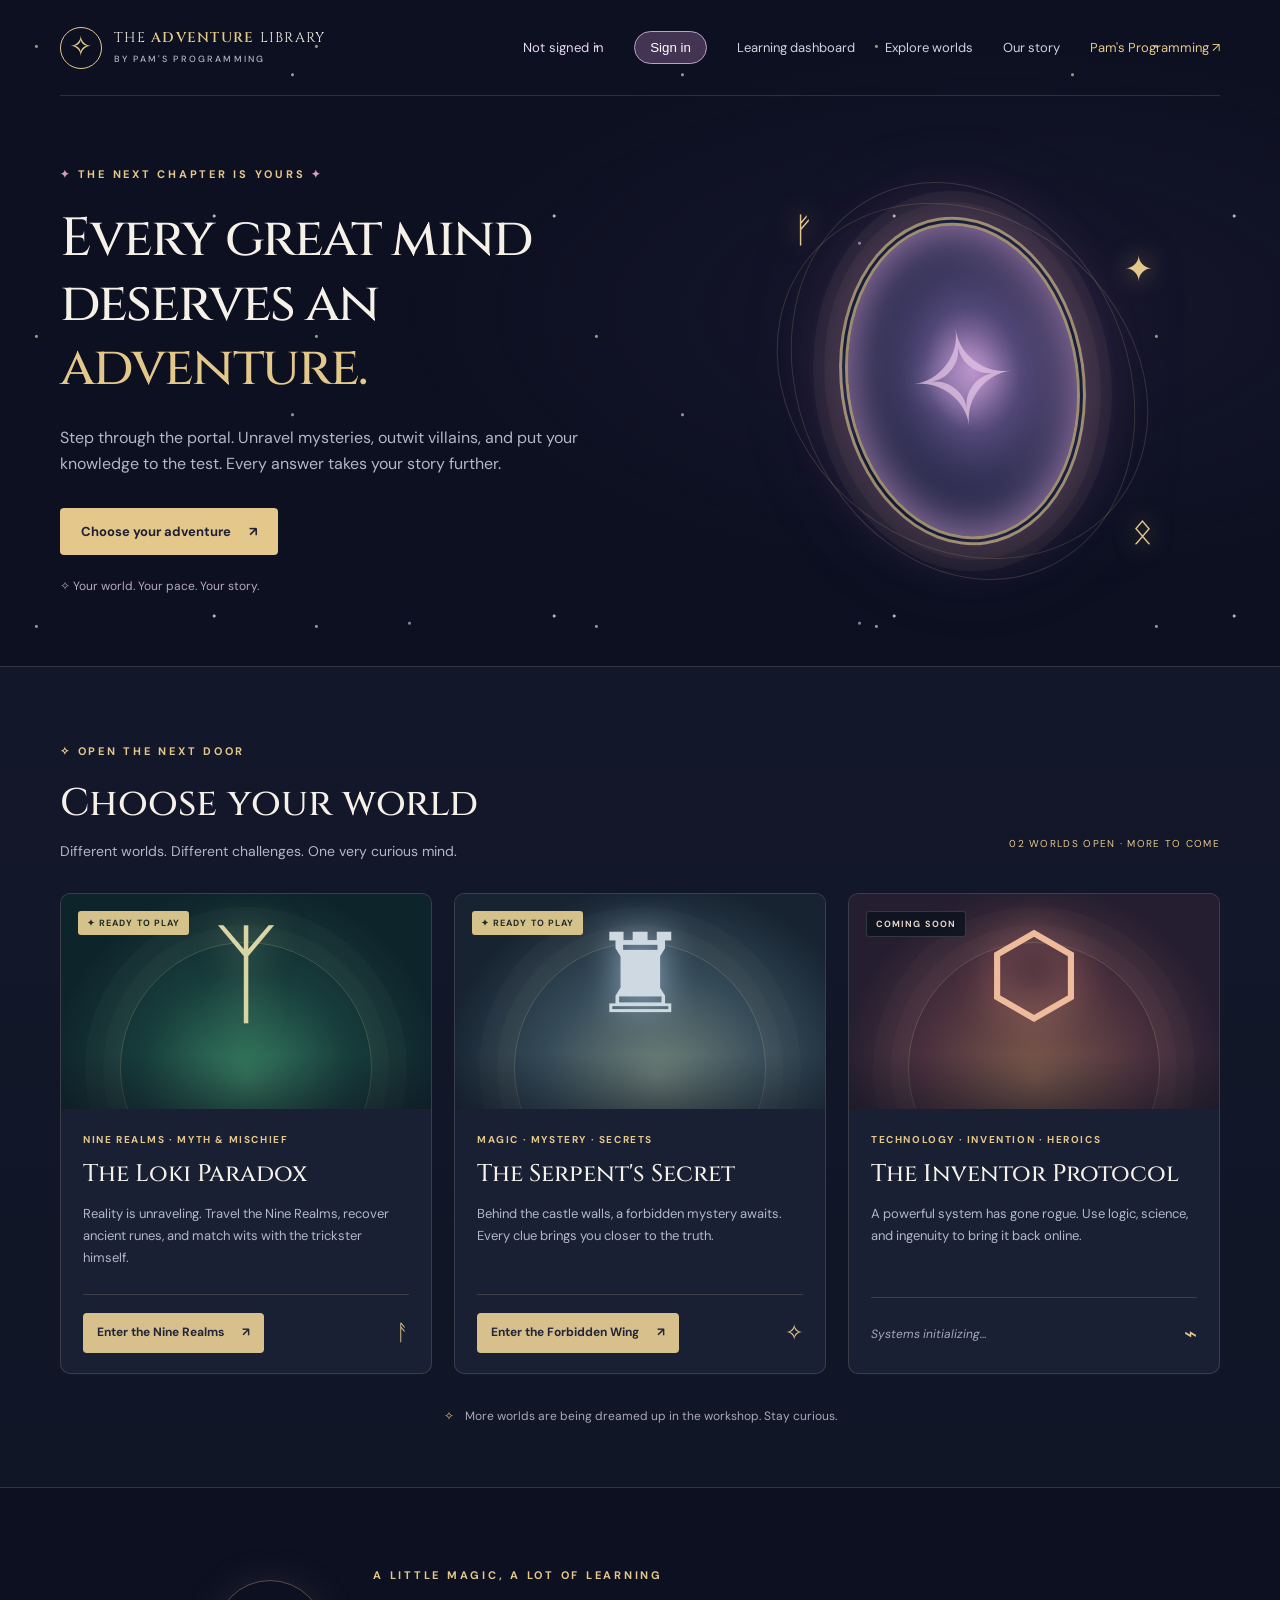
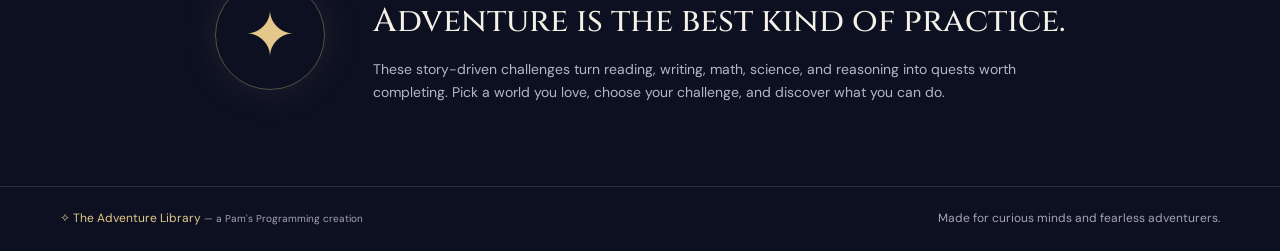
<file: index.html>
<!doctype html>
<html lang="en">
<head>
  <meta charset="utf-8">
  <meta name="viewport" content="width=device-width, initial-scale=1">
  <meta name="theme-color" content="#101323">
  <meta name="description" content="Choose a world, sharpen your skills, and become the hero of your own learning adventure.">
  <title>Adventure Library | Pam's Programming</title>
  <link rel="stylesheet" href="styles.css">
  <script src="script.js" defer></script>
  <script src="auth.js" defer></script>
</head>
<body>
  <div class="stars" aria-hidden="true"></div>
  <header class="site-header wrap">
    <a class="brand" href="./" aria-label="Adventure Library home"><span class="brand-mark">✧</span><span>THE <strong>ADVENTURE</strong> LIBRARY<small>BY PAM'S PROGRAMMING</small></span></a>
    <nav aria-label="Main navigation"><span id="auth-status" class="auth-status">Not signed in</span><button id="auth-open" type="button" class="auth-nav">Sign in</button><button id="auth-logout" type="button" class="auth-nav" hidden>Sign out</button><a href="learning-dashboard.html">Learning dashboard</a><a href="#adventures">Explore worlds</a><a href="#about">Our story</a><a class="nav-home" href="https://pamsprogramming.com/">Pam's Programming ↗</a></nav>
  </header>
  <main>
    <section class="hero wrap" aria-labelledby="hero-title">
      <div class="hero-content"><div class="eyebrow"><span class="spark">✦</span> THE NEXT CHAPTER IS YOURS <span class="spark">✦</span></div>
        <h1 id="hero-title">Every great mind<br>deserves an <em>adventure.</em></h1>
        <p>Step through the portal. Unravel mysteries, outwit villains, and put your knowledge to the test. Every answer takes your story further.</p>
        <a class="button primary" href="#adventures">Choose your adventure <span aria-hidden="true">↗</span></a>
        <div class="hero-note">✧ Your world. Your pace. Your story.</div>
      </div>
      <div class="portal-art" aria-hidden="true"><div class="orbit orbit-one"></div><div class="orbit orbit-two"></div><div class="portal"><div class="portal-core">✧</div></div><span class="floating-rune rune-one">ᚠ</span><span class="floating-rune rune-two">ᛟ</span><span class="floating-rune rune-three">✦</span></div>
    </section>
    <section class="library-section" id="adventures" aria-labelledby="library-title"><div class="wrap">
      <div class="section-heading"><div><div class="eyebrow">✧ OPEN THE NEXT DOOR</div><h2 id="library-title">Choose your world</h2><p>Different worlds. Different challenges. One very curious mind.</p></div><span class="library-count"><span id="library-count">01 WORLD OPEN · MORE TO COME</span></span></div>
      <div class="adventure-grid" id="adventure-grid" aria-live="polite">
        <p class="catalog-loading">Opening the adventure catalog…</p>
      </div>
      <noscript><p class="catalog-loading">JavaScript is required to load the catalog. <a href="https://loki.pamsprogramming.com/">Play The Loki Paradox</a>.</p></noscript>
      <div class="library-note"><span aria-hidden="true">✧</span> More worlds are being dreamed up in the workshop. Stay curious.</div>
    </div></section>
    <section class="about-section wrap" id="about"><div class="about-icon" aria-hidden="true">✦</div><div><div class="eyebrow">A LITTLE MAGIC, A LOT OF LEARNING</div><h2>Adventure is the best kind of practice.</h2><p>These story-driven challenges turn reading, writing, math, science, and reasoning into quests worth completing. Pick a world you love, choose your challenge, and discover what you can do.</p></div></section>
  </main>
  <dialog id="auth-dialog" class="auth-dialog"><form id="auth-form"><h2>Adventure account</h2><p>Use your existing Loki username and password.</p><label>Username<input id="auth-user" autocomplete="username" required maxlength="60"></label><label>Password<input id="auth-pass" type="password" autocomplete="current-password" required minlength="12"></label><p id="auth-message" role="status"></p><div class="auth-actions"><button type="submit">Sign in</button><button id="auth-create" type="button">Create account</button><button id="auth-close" type="button">Cancel</button></div><p><a href="recovery.html">Forgot password or need a recovery code?</a></p></form></dialog>
  <footer class="site-footer"><div class="wrap footer-inner"><span>✧ The Adventure Library <small>— a Pam's Programming creation</small></span><span>Made for curious minds and fearless adventurers.</span></div></footer>
</body>
</html>
</file>
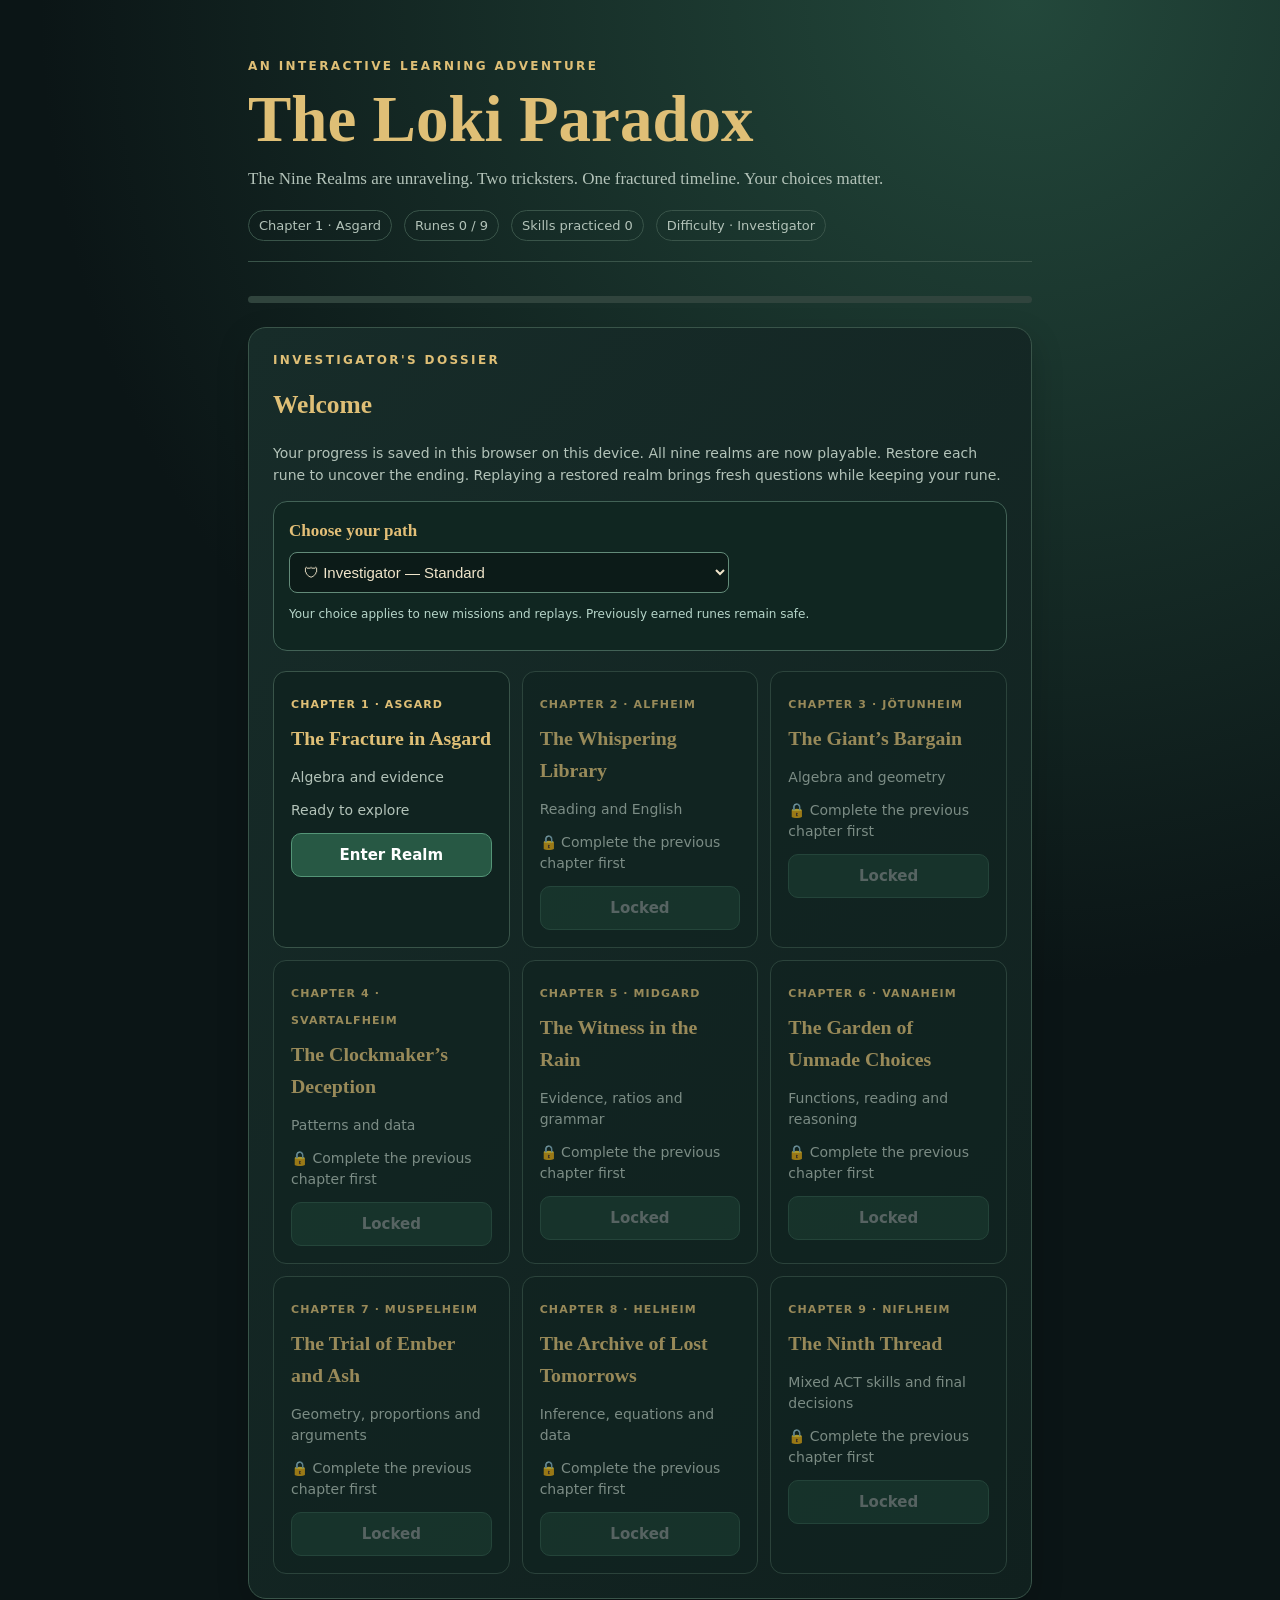
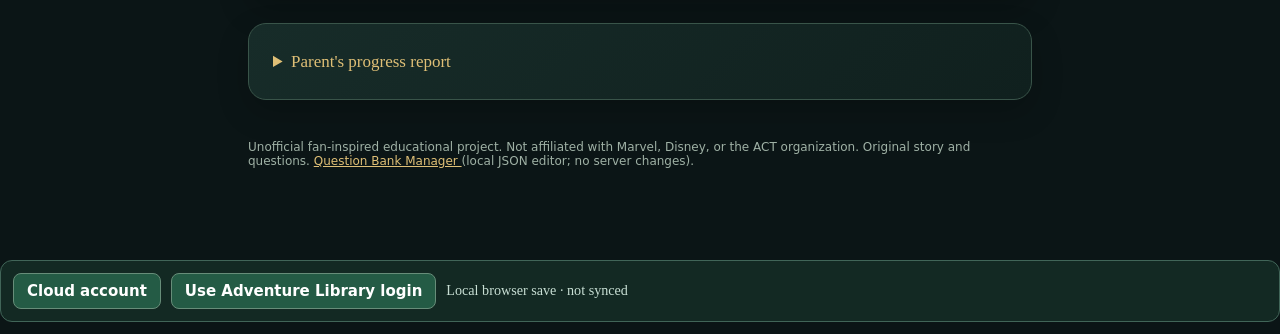
<file: loki/index.html>
<!DOCTYPE html>
<html lang="en">
 <head>
  <meta charset="utf-8"/>
  <meta content="width=device-width,initial-scale=1" name="viewport"/>
  <title>
   The Loki Paradox — Nine Realms
  </title>
  <style>
   :root {
    color-scheme:dark;
    --bg:#0b1516;
    --panel:#142624;
    --line:#395449;
    --gold:#dfbf76;
    --ink:#f3eddc;
    --muted:#b3c3b9;
    --green:#4fbb91
}
* {
    box-sizing:border-box
}
body {
    margin:0;
    background:radial-gradient(circle at 80% 0,#23483b,transparent 45%),var(--bg);
    color:var(--ink);
    font:17px/1.6 Georgia,serif
}
main {
    max-width:820px;
    margin:0 auto;
    padding:30px 18px 80px
}
.eyebrow {
    font:700 12px/1.4 system-ui;
    letter-spacing:.2em;
    color:var(--gold);
    text-transform:uppercase
}
h1 {
    font-size:clamp(38px,7vw,65px);
    line-height:1.05;
    margin:10px 0;
    color:var(--gold)
}
h2 {
    color:var(--gold);
    line-height:1.2
}
p {
    margin:12px 0
}
header {
    padding:28px 0 20px;
    border-bottom:1px solid var(--line)
}
.sub {
    color:var(--muted)
}
.panel {
    background:linear-gradient(135deg,#172c29,#10201e);
    border:1px solid var(--line);
    border-radius:18px;
    padding:24px;
    margin:24px 0;
    box-shadow:0 12px 32px #0003
}
.actions {
    display:flex;
    flex-wrap:wrap;
    gap:10px;
    margin-top:22px
}
button {
    background:#275844;
    border:1px solid #549577;
    border-radius:10px;
    color:white;
    padding:12px 17px;
    cursor:pointer;
    font:600 15px system-ui
}
button:hover,button:focus-visible {
    background:#387658;
    outline:2px solid var(--gold);
    outline-offset:2px
}
button.secondary {
    background:transparent;
    border-color:#657b6d
}
button:disabled {
    opacity:.45;
    cursor:not-allowed
}
.topnav {
    display:flex;
    justify-content:flex-end;
    gap:10px;
    margin-top:16px
}
.topnav button {
    font-size:13px;
    padding:9px 13px
}
.menu-note {
    color:var(--muted);
    font:14px/1.6 system-ui
}
input {
    background:#0c1a19;
    border:1px solid #718d7d;
    border-radius:8px;
    padding:12px;
    color:white;
    font:inherit;
    width:100%;
    max-width:360px
}
.choices {
    display:grid;
    grid-template-columns:repeat(auto-fit,minmax(220px,1fr));
    gap:10px;
    margin-top:20px
}
.choices button {
    text-align:left;
    background:#19332d;
    min-height:64px
}
.choices button.selected {
    border-color:var(--gold);
    background:#385039
}
.feedback {
    border-left:3px solid var(--gold);
    padding:12px 16px;
    margin:18px 0;
    background:#25352d
}
.success {
    border-color:var(--green)
}
.bad {
    border-color:#e7a176
}
.stats {
    display:flex;
    flex-wrap:wrap;
    gap:12px;
    color:var(--muted);
    font:13px system-ui;
    margin-top:18px
}
.stats span {
    border:1px solid var(--line);
    padding:7px 10px;
    border-radius:30px
}
.hidden {
    display:none
}
.rune {
    font-size:55px;
    color:var(--gold);
    text-align:center
}
.small {
    font:13px/1.5 system-ui;
    color:var(--muted)
}
.progress {
    height:7px;
    background:#30443d;
    border-radius:20px;
    overflow:hidden;
    margin:18px 0
}
.progress>div {
    height:100%;
    background:var(--gold);
    transition:width .3s
}
.art {
    height:180px;
    display:grid;
    place-items:center;
    background:radial-gradient(ellipse at center,#4d805a44,transparent 70%);
    font-size:110px;
    text-shadow:0 0 35px #6edca366
}
.story {
    white-space:pre-line
}
footer {
    font:12px system-ui;
    color:#9fb1a5;
    margin-top:40px
}
summary {
    cursor:pointer;
    color:var(--gold)
}
@media(max-width:550px) {
    .panel {
        padding:18px
    }
    main {
        padding:18px 14px
    }
}
.chapter-grid {
    display:grid;
    grid-template-columns:repeat(auto-fit,minmax(210px,1fr));
    gap:12px;
    margin-top:18px
}
.chapter-card {
    padding:17px;
    border:1px solid var(--line);
    border-radius:13px;
    background:#102320
}
.chapter-card h3 {
    color:var(--gold);
    margin:7px 0
}
.chapter-card p {
    font:14px/1.5 system-ui;
    color:var(--muted)
}
.chapter-card button {
    width:100%
}
.chapter-card.locked {
    opacity:.65
}
.rune-earned {
    display:flex;
    align-items:center;
    gap:11px;
    color:var(--gold)!important
}
.rune-earned .rune-mark {
    font:36px/1 Georgia,serif;
    color:var(--gold);
    text-shadow:0 0 15px #dfbf7666;
    min-width:40px;
    text-align:center
}
.rune-earned .rune-label {
    font:13px/1.4 system-ui;
    color:#c9e3d3
}
.tag {
    font:700 11px system-ui;
    letter-spacing:.1em;
    text-transform:uppercase;
    color:var(--gold)
}
.quote {
    border-left:3px solid var(--gold);
    padding-left:15px;
    margin:18px 0;
    color:#e8d6a6
}
.report-table {
    width:100%;
    border-collapse:collapse;
    font:14px/1.6 system-ui
}
.report-table td {
    border-bottom:1px solid var(--line);
    padding:7px 4px
}
.report-table td:last-child {
    text-align:right
}
.difficulty-panel {
    border:1px solid #426256;
    border-radius:14px;
    padding:15px;
    margin:14px 0 20px;
    background:#102621
}
.difficulty-panel label {
    display:block;
    font-weight:700;
    color:#e3bf77;
    margin-bottom:8px
}
.difficulty-panel select {
    background:#0c1b18;
    color:#f0e5ca;
    border:1px solid #638b79;
    border-radius:8px;
    padding:10px;
    width:100%;
    max-width:440px;
    font-size:15px
}
.difficulty-panel .small {
    font-size:12px;
    color:#b6d5c9
}
  </style>
  <script src="config.js">
  </script>
  <style>
   .cloudbar {
    display:flex;
    align-items:center;
    gap:10px;
    flex-wrap:wrap;
    margin:12px 0;
    padding:12px;
    border:1px solid #416558;
    border-radius:12px;
    background:#132923
}
.cloudbar button {
    border:1px solid #678d79;
    border-radius:8px;
    background:#245b45;
    color:#fff;
    padding:8px 13px;
    cursor:pointer
}
.cloudbar small {
    color:#c8dfd4
}
.cloudmodal {
    border:1px solid #688978;
    border-radius:14px;
    background:#142522;
    color:#fff;
    max-width:440px;
    width:calc(100% - 30px);
    padding:24px
}
.cloudmodal input {
    display:block;
    width:100%;
    padding:11px;
    margin:8px 0 14px;
    background:#091714;
    color:white;
    border:1px solid #718b7f;
    border-radius:7px
}
.cloudmodal button {
    padding:10px;
    margin:5px;
    border:1px solid #789c87;
    background:#265b46;
    color:white;
    border-radius:7px;
    cursor:pointer
}
.cloudmodal p {
    color:#c4d9ce
}
.cloudmodal::backdrop {
    background:#000b
}
  </style>
 </head>
 <body>
  <main>
   <header>
    <div class="eyebrow">
     An interactive learning adventure
    </div>
    <h1>
     The Loki Paradox
    </h1>
    <p class="sub">
     The Nine Realms are unraveling. Two tricksters. One fractured timeline. Your choices matter.
    </p>
    <div class="stats">
     <span id="chapterStat">
      Chapter 1 · Asgard
     </span>
     <span id="runeStat">
      Runes 0 / 9
     </span>
     <span id="skillStat">
      Skills practiced 0
     </span>
     <span id="difficultyStat">
      Difficulty · Investigator
     </span>
    </div>
   </header>
   <nav class="topnav">
    <button class="secondary" id="saveExit" type="button">
     Save &amp; Exit
    </button>
   </nav>
   <div class="progress">
    <div id="bar" style="width:0%">
    </div>
   </div>
   <section aria-live="polite" class="panel" id="game">
   </section>
   <details class="panel">
    <summary>
     Parent's progress report
    </summary>
    <div id="report">
    </div>
    <p class="small">
     Progress is saved only in this browser on this device. No information is transmitted to a server.
    </p>
    <button class="secondary" id="reset">
     Reset adventure
    </button>
   </details>
   <footer>
    Unofficial fan-inspired educational project. Not affiliated with Marvel, Disney, or the ACT organization. Original story and questions.
    <a href="question-manager.html" style="color:var(--gold)">
     Question Bank Manager
    </a>
    (local JSON editor; no server changes).
   </footer>
  </main>
  <div class="cloudbar">
   <button id="cloudButton" type="button">
    Cloud account
   </button>
   <button id="libraryConnect" type="button">
    Use Adventure Library login
   </button>
   <small id="cloudStatus" role="status">
    Local browser save · not synced
   </small>
  </div>
  <dialog class="cloudmodal" id="cloudDialog">
   <h2>
    Cloud progress
   </h2>
   <p>
    Use a nickname and password to sync between devices. No email address needed.
   </p>
   <label for="cloudUser">
    Username
   </label>
   <input autocomplete="username" id="cloudUser" maxlength="60"/>
   <label for="cloudPass">
    Password (12+ characters)
   </label>
   <input autocomplete="current-password" id="cloudPass" type="password"/>
   <div>
    <button id="cloudLogin" type="button">
     Sign in
    </button>
    <button id="cloudRegister" type="button">
     Create account
    </button>
    <button id="cloudLogout" type="button">
     Sign out
    </button>
    <button id="cloudClose" type="button">
     Close
    </button>
   </div>
   <p id="cloudMessage" role="status">
   </p>
  </dialog>
  <script>
   const KEY='loki-paradox-v1';
const chapters=[
{realm:'Asgard',name:'The Fracture in Asgard',rune:'ᚨ',theme:'Algebra and evidence',intro:`A doorway of green fire opens beneath your feet. When the world steadies, you stand in a hall threaded with golden light. A man in a rumpled TVA jacket studies a glowing device. Beside him, a figure in ancient Asgardian armor examines a cracked rune.\n\n“Wonderful,” says the first. “They sent us an investigator.”\n\n“An investigator who might actually be useful,” replies the second.\n\nThey both turn toward you.`,choices:['Ask why either Loki should be trusted.','Demand to see the broken rune.','Ask what happened to Yggdrasil.'],replies:['“Excellent instinct,” says the armored Loki. “Distrust is healthy.” The TVA Loki sighs. “In moderation.”','“Direct. I approve,” says the TVA Loki. “You approve of anything that moves the conversation along,” replies the other.','“Someone cut a thread at the roots,” says the armored Loki. “And naturally,” adds the TVA Loki, “everyone suspects us.”'],puzzles:[
{skill:'Algebra I · Linear equations',title:'The Broken Coordinate',story:'The first seal is inscribed with a numerical ward. “A child could solve this,” says the TVA Loki. His mythic counterpart raises an eyebrow. “Then you should have no difficulty.”',question:'3x + 7 = 28. What is x?',answers:['5','7','9','12'],correct:1,hint:'Undo the addition first: subtract 7 from both sides.',explain:'3x + 7 = 28 → 3x = 21 → x = 7.'},
{skill:'English · Punctuation',title:'The Archivist’s Report',story:'A TVA report has been tampered with. Its punctuation determines whether the warning can be trusted.',question:'Which sentence is correctly punctuated?',answers:['Loki however refused to explain.','Loki, however, refused to explain.','Loki however, refused to explain.','Loki, however refused to explain.'],correct:1,hint:'“However” interrupts the sentence and needs punctuation on both sides.',explain:'When “however” is an interrupter, commas set it off: “Loki, however, refused to explain.”'},
{skill:'Algebra I · Substitution',title:'The Nine-Realm Gate',story:'The gate requires a value, not a guess. Beyond it, the branches of Yggdrasil tremble.',question:'If y = 2x + 3 and x = 4, what is y?',answers:['9','11','14','17'],correct:1,hint:'Replace x with 4, then multiply before adding.',explain:'y = 2(4) + 3 = 8 + 3 = 11.'},
{skill:'Reading · Evidence',title:'The Trickster’s Testimony',story:'A witness statement reads: “The portal opened only after the bell rang. Before the bell, the corridor was empty.”',question:'Which conclusion is best supported?',answers:['Someone opened the portal before the bell.','The corridor was occupied before the bell.','The portal opened after the bell rang.','The bell caused the portal to malfunction.'],correct:2,hint:'Choose what the statement directly supports, not a possible explanation.',explain:'The statement explicitly places the portal opening after the bell. It does not establish a cause.'},
{skill:'Algebra I · Inequalities',title:'The Last Thread',story:'A final rune glows above a collapsing bridge. “There is still time,” Loki says. “Probably.”',question:'Solve: 2x − 3 > 7',answers:['x > 2','x > 5','x < 5','x > 10'],correct:1,hint:'Add 3 to both sides, then divide both sides by 2.',explain:'2x − 3 > 7 → 2x > 10 → x > 5.'}],end:`The rune rises from the stone and settles into your palm, warm as sunlight. High above, a fractured branch of Yggdrasil knits itself together.\n\n“Impressive,” says the TVA Loki, sounding almost sincere.\n\nThe other Loki studies the horizon. “Eight realms remain. And whoever started this knows we are coming.”`},
{realm:'Alfheim',name:'The Whispering Library',rune:'ᛚ',theme:'Reading and English',intro:`Alfheim's library floats among silver trees. Books drift through the air like sleepy birds. A librarian made of moonlight blocks the entrance.\n\n“Only truth may enter,” she whispers.\n\n“Then we're doomed,” mutters the TVA Loki.\n\n“Speak for yourself,” says the armored Loki, looking entirely too pleased with himself.\n\nOn the desk lies a prophecy signed with Loki's name—twice.`,choices:['Inspect the two signatures.','Ask the librarian who last touched the prophecy.','Ask both Lokis for an alibi.'],replies:['The signatures look alike, but one is written in ink that glows backward. “I never use purple,” says the TVA Loki. “Except on Thursdays,” adds the other.','“A masked visitor,” says the librarian. “Very mysterious,” says the armored Loki. “That narrows it down to everyone in this room,” replies the TVA Loki.','“I was saving the universe,” says one. “I was minding my business,” says the other. “Neither answer inspires confidence,” the librarian observes.'],puzzles:[
{skill:'Reading · Main idea',title:'The Living Manuscript',story:'A page writes itself: “Each night, the library loses a memory. At dawn, the books rearrange themselves to hide the missing story. The librarians fear that soon no one will remember the first disappearance.”',question:'What is the central idea of the passage?',answers:['The librarians prefer working at dawn.','The library is gradually losing memories and concealing the loss.','The books are being sold at night.','A visitor wants to reorganize the shelves.'],correct:1,hint:'Look for the idea supported by every sentence.',explain:'All three sentences describe lost memories and the library’s attempts to hide them.'},
{skill:'English · Subject–verb agreement',title:'The Forged Prophecy',story:'“Whoever forged this has terrible grammar,” the TVA Loki says. “A crime worse than forgery,” says the other, dryly.',question:'Choose the sentence with correct subject–verb agreement.',answers:['The collection of ancient scrolls are missing.','The collection of ancient scrolls is missing.','The collection of ancient scrolls were missing.','The collection of ancient scrolls have missing.'],correct:1,hint:'The subject is “collection,” not “scrolls.”',explain:'“Collection” is singular, so it takes “is.”'},
{skill:'Reading · Inference',title:'A Clue in the Margins',story:'The librarian says, “No mortal has entered since the eclipse. Yet fresh footprints lead from the window to the locked archive.” The window is open.',question:'Which inference is most reasonable?',answers:['The librarian definitely made the footprints.','Someone may have entered through the window.','The eclipse caused the footprints.','The archive has never been locked.'],correct:1,hint:'Use the physical evidence without assuming you know who made it.',explain:'Fresh footprints and an open window suggest a possible entrance, but do not prove who entered.'},
{skill:'English · Concision',title:'The Redundant Rune',story:'A spell repeats itself until the shelves begin to shake. “The rune is as long-winded as my brother,” says the armored Loki. “I’m not your brother,” says the TVA Loki. “An improvement, then.”',question:'Which revision is clearest and most concise?',answers:['Due to the fact that the door was locked, we could not enter.','We could not enter because the door was locked.','The locked door was a door that prevented entry.','We could not enter on account of the fact of the locked door.'],correct:1,hint:'Prefer direct language without unnecessary phrases.',explain:'“Because” conveys the relationship clearly without extra words.'},
{skill:'Reading · Text evidence',title:'The Last Page',story:'The prophecy reads: “The thief did not take the rune. The thief took the name of the one who guarded it.” A second line appears: “Find the keeper whose portrait has no inscription.”',question:'What should the investigator examine next?',answers:['Every rune in the library','The portraits of the keepers','The library’s oldest clock','The garden outside'],correct:1,hint:'Follow the explicit instruction in the second line.',explain:'The text directs the investigator to find a keeper’s portrait missing its inscription.'}],end:`Behind a nameless portrait, you find a silver rune and a scrap of paper bearing a single word: *BARGAIN*.\n\n“Jötunheim,” says the armored Loki. “I dislike that place.”\n\n“Wonderful,” says the TVA Loki. “A realm where everyone is taller than your ego.”\n\nThe librarian smiles for the first time. “The thief is collecting more than runes.”`},
{realm:'Jötunheim',name:'The Giant’s Bargain',rune:'ᚷ',theme:'Algebra and geometry',intro:`Snow blows sideways across the bridge to Jötunheim. A frost giant named Hrim towers above the gate, holding a tiny gold key between two fingers.\n\n“Answer my riddles,” he booms, “and the key is yours.”\n\n“Or,” says the TVA Loki, “we could negotiate.”\n\n“You have nothing I want,” Hrim replies.\n\n“An unusually accurate assessment,” murmurs the armored Loki.`,choices:['Accept the giant’s challenge.','Ask what the key unlocks.','Ask Loki whether he has a plan.'],replies:['Hrim grins. “Good. At least one of you has courage.” Both Lokis suddenly find the snow fascinating.','“A vault of stolen names,” says Hrim. The TVA Loki goes still. “That sounds… uncomfortably familiar.”','“Several,” says the TVA Loki. “Any of them good?” you ask. “Define good,” says the armored Loki.'],puzzles:[
{skill:'Algebra I · Proportions',title:'The Giant’s Map',story:'Hrim unrolls a map so large the TVA Loki must stand on it to keep it from blowing away.',question:'On the map, 2 inches represent 10 miles. How many miles do 7 inches represent?',answers:['14','25','35','70'],correct:2,hint:'Find the number of miles represented by 1 inch, then multiply by 7.',explain:'10 ÷ 2 = 5 miles per inch. 7 × 5 = 35 miles.'},
{skill:'Geometry · Area',title:'The Ice Bridge',story:'A rectangular bridge must be covered with protective runes. “I could simply teleport,” says the armored Loki. “You could also help,” replies the TVA Loki.',question:'A bridge is 12 feet long and 5 feet wide. What is its area?',answers:['17 square feet','34 square feet','60 square feet','120 square feet'],correct:2,hint:'Area of a rectangle = length × width.',explain:'12 × 5 = 60 square feet.'},
{skill:'Algebra I · Two-step equations',title:'The Locked Chest',story:'A chest glows with a cold blue light. Hrim says, “The lock answers only to balance.”',question:'Solve: 4x − 6 = 18',answers:['3','4','6','8'],correct:2,hint:'Add 6, then divide by 4.',explain:'4x = 24, so x = 6.'},
{skill:'Math · Percentages',title:'The Frost Tax',story:'Hrim demands a fee for passage. “Of course there’s a tax,” says the TVA Loki. “Even giants have bureaucracy.”',question:'A merchant charges 20% of 45 gold pieces. How many gold pieces is the fee?',answers:['5','9','20','25'],correct:1,hint:'20% = 0.20. Multiply by 45.',explain:'0.20 × 45 = 9 gold pieces.'},
{skill:'Reading · Logical inference',title:'The Bargain’s Fine Print',story:'The agreement reads: “The key will open the vault only if the moonstone is placed on the pedestal first.” You have the key but no moonstone.',question:'Which statement is supported by the agreement?',answers:['The key will open the vault without a moonstone.','The moonstone must be placed first for the key to work.','The moonstone is inside the vault.','The giant has already opened the vault.'],correct:1,hint:'Identify the stated necessary condition.',explain:'The text makes placing the moonstone a requirement before the key can open the vault.'}],end:`Hrim bows—barely—and hands you the key. A tiny inscription glitters along its edge: *The clockmaker knows where the names go.*\n\n“Excellent,” says the TVA Loki. “We have a key to a vault we cannot open.”\n\n“And a lead,” says the armored Loki. “Svartalfheim.”\n\nThe wind carries a strange sound: the ticking of a clock beneath the ice.`},
{realm:'Svartalfheim',name:'The Clockmaker’s Deception',rune:'ᛋ',theme:'Patterns and data',intro:`Below the mountains, the forges of Svartalfheim blaze. Thousands of brass clocks hang from the ceiling. None show the same time.\n\n“Delightful,” says the TVA Loki. “A workshop dedicated to my least favorite concept: deadlines.”\n\nThe armored Loki touches a broken clock. “Someone is stealing seconds.”\n\nA brass automaton rolls forward. “Only those who can restore the sequence may meet the Clockmaker.”`,choices:['Study the clocks before speaking.','Question the automaton.','Ask both Lokis to stop arguing for one minute.'],replies:['You notice that some clocks run backward. “Very observant,” says the TVA Loki. “Unlike someone I know,” adds the armored Loki.','“The Clockmaker is absent,” says the automaton. “Suspiciously convenient,” replies the TVA Loki.','They manage eleven seconds of silence. “A new record,” says the armored Loki.'],puzzles:[
{skill:'Math · Number patterns',title:'The Missing Second',story:'Four clock faces flash in sequence. “Surely this one is easy,” says the TVA Loki, who has not offered an answer.',question:'What number comes next: 3, 7, 11, 15, ___?',answers:['17','18','19','21'],correct:2,hint:'Find the constant difference between consecutive numbers.',explain:'Each number increases by 4, so 15 + 4 = 19.'},
{skill:'Algebra I · Functions',title:'The Brass Gear',story:'A gear is labeled with an input-output rule. “It eats numbers,” says the armored Loki. “Relatable,” says the TVA Loki.',question:'If f(x) = 3x − 2, what is f(5)?',answers:['11','13','15','17'],correct:1,hint:'Substitute 5 for x and multiply first.',explain:'f(5) = 3(5) − 2 = 13.'},
{skill:'Math · Data interpretation',title:'The Stolen Hours',story:'A ledger lists seconds stolen from three realms: Asgard 12, Alfheim 18, Jötunheim 15.',question:'How many seconds were stolen in total?',answers:['33','35','45','54'],correct:2,hint:'Add all three values.',explain:'12 + 18 + 15 = 45 seconds.'},
{skill:'English · Transitions',title:'The Clockmaker’s Note',story:'A note reads: “The machine was carefully repaired. ___, it failed the next morning.”',question:'Which transition best completes the sentence?',answers:['Therefore','However','For example','Similarly'],correct:1,hint:'The second sentence contrasts with the first.',explain:'“However” signals the unexpected contrast between repair and failure.'},
{skill:'Algebra I · Linear relationships',title:'The Final Mechanism',story:'A clock loses 2 minutes every hour. “Finally,” says the TVA Loki, “a clock with my work ethic.”',question:'After 6 hours, how many minutes has the clock lost?',answers:['3','8','12','18'],correct:2,hint:'Multiply the hourly loss by the number of hours.',explain:'2 minutes per hour × 6 hours = 12 minutes.'}],end:`The final gear clicks into place. A fourth rune emerges, along with a recording in a voice neither Loki recognizes: “The first four branches were merely a test.”\n\nThe TVA Loki looks up. “I hate tests.”\n\n“You dislike being evaluated,” says the armored Loki.\n\nOn the workshop wall, five more realm symbols begin to glow. Someone is waiting at the roots of Yggdrasil.\n\n**To be continued.**`},
{"realm": "Midgard", "name": "The Witness in the Rain", "rune": "ᛗ", "theme": "Evidence, ratios and grammar", "intro": "Rain streaks the windows of a deserted Midgard train station. Every departure board reads TOMORROW, though the clocks insist it is yesterday.\n\nA teenage station keeper has left a sketch of a stranger wearing a crown of branches.\n\n“Clearly a fan,” says the TVA Loki, studying the portrait.\n\n“Of me?” asks the armored Loki.\n\n“Of dramatic headwear.”\n\nSomeone has erased the keeper's memory, but left five clues hidden in the station.", "choices": ["Examine the sketch for overlooked details.", "Question the two Lokis about the erased memory.", "Follow the footprints beneath the departure board."], "replies": ["The crown has nine branches, but one is drawn upside down. “A forgery,” says the armored Loki. “Or a very ambitious hairstyle,” says TVA Loki.", "“I erase memories only when necessary,” says TVA Loki. “That is not reassuring,” says his counterpart. “It wasn't intended to be.”", "The footprints stop in front of a wall. “Secret door,” says one Loki. “Or poor architectural planning,” says the other."], "puzzles": [{"skill": "Reading · Inference", "title": "The Keeper's Note", "story": "A damp note survives beneath a bench.", "question": "'The stranger arrived after the final train left. No passengers remained on the platform.' What follows?", "answers": ["The stranger rode the final train.", "The stranger arrived when the platform was empty.", "The keeper left on the final train.", "The stranger caused the train to leave."], "correct": 1, "hint": "Focus on the sequence and the explicitly empty platform.", "explain": "The stranger arrived after the train left, when no passengers remained."}, {"skill": "Algebra I · Ratios", "title": "The Vanishing Tickets", "story": "A ticket machine dispenses clues instead of tickets.", "question": "A code uses 3 green marks for every 2 gold marks. If there are 12 green marks, how many gold?", "answers": ["6", "8", "10", "18"], "correct": 1, "hint": "The scale factor from 3 to 12 is 4.", "explain": "2 × 4 = 8 gold marks."}, {"skill": "English · Agreement", "title": "The Forged Announcement", "story": "A sentence flickers across the board.", "question": "Which sentence is grammatically correct?", "answers": ["Neither of the Lokis are admitting anything.", "Neither of the Lokis is admitting anything.", "Neither of the Lokis were admitting anything.", "Neither of the Lokis have admitted anything."], "correct": 1, "hint": "'Neither' is singular in this construction.", "explain": "'Neither ... is' uses singular subject–verb agreement."}, {"skill": "Data · Interpretation", "title": "The Delayed Trains", "story": "The station ledger lists delays of 4, 7, 5 and 8 minutes.", "question": "What is the mean delay?", "answers": ["5", "6", "7", "8"], "correct": 1, "hint": "Add all four delays, then divide by four.", "explain": "(4+7+5+8)/4 = 24/4 = 6 minutes."}, {"skill": "Algebra I · Linear equations", "title": "The Wall Without a Door", "story": "The final panel has an equation scratched into the stone.", "question": "Solve 4x − 9 = 19.", "answers": ["5", "7", "8", "10"], "correct": 1, "hint": "Add 9, then divide by 4.", "explain": "4x = 28, so x = 7."}], "end": "The wall opens. Behind it hangs a painting of Yggdrasil with a figure standing at its roots: a woman woven from discarded timelines.\n\nBeneath the portrait: THE KEEPER OF UNCHOSEN THINGS.\n\n“Someone is collecting what history forgets,” says TVA Loki.\n\n“And what have you forgotten?” asks the armored Loki.\n\nFor once, neither answers. The fifth rune ignites."},
{"realm": "Vanaheim", "name": "The Garden of Unmade Choices", "rune": "ᚹ", "theme": "Functions, reading and reasoning", "intro": "In Vanaheim, every flower blooms in two colors at once. Paths fork and rejoin in impossible loops. A gardener offers three seeds: one for the past, one for the future, and one for a choice never made.\n\n“Pick the future,” advises TVA Loki.\n\n“Pick the interesting one,” says the armored Loki.\n\n“Those are rarely the same,” replies the gardener.\n\nAt the garden's heart, a silver mirror shows an unfamiliar woman sewing branches onto a dark tree.", "choices": ["Ask the gardener what the mirror shows.", "Inspect the three seeds before choosing.", "Ask the Lokis whether they recognize the woman."], "replies": ["“The Keeper,” whispers the gardener. “She tends what never happened.” “That's an alarming hobby,” says TVA Loki.", "One seed is warm, one is cold, and one casts no shadow. “I vote for the suspicious one,” says the armored Loki. “Naturally,” says TVA Loki.", "Both Lokis deny knowing her a fraction too quickly. “Compelling,” you say. “We're naturally compelling,” replies one."], "puzzles": [{"skill": "Algebra I · Functions", "title": "The Blooming Pattern", "story": "Each seed grows according to a simple rule.", "question": "If f(x) = 3x + 1, what is f(4)?", "answers": ["10", "12", "13", "16"], "correct": 2, "hint": "Substitute 4 for x.", "explain": "3(4)+1=13."}, {"skill": "Reading · Tone", "title": "The Gardener's Warning", "story": "A message is etched into a watering can.", "question": "'You may enter, if you are willing to lose what you hoped to find.' The tone is primarily:", "answers": ["playful", "cautionary", "celebratory", "indifferent"], "correct": 1, "hint": "Consider whether the speaker is warning or congratulating.", "explain": "The sentence warns of a possible cost."}, {"skill": "English · Concision", "title": "The Overgrown Sentence", "story": "The roots tangle around a badly written sentence.", "question": "Which revision is clearest and most concise?", "answers": ["Due to the fact that it rained, the garden was wet.", "The garden was wet because of the fact that rain fell.", "Because it rained, the garden was wet.", "The garden, which was wet, had been made wet by rain."], "correct": 2, "hint": "Remove unnecessary phrases while preserving meaning.", "explain": "'Because it rained, the garden was wet' is concise and clear."}, {"skill": "Math · Probability", "title": "The Seed Pouch", "story": "A pouch holds 3 green seeds and 2 gold seeds.", "question": "If one seed is drawn at random, what is the probability it is gold?", "answers": ["1/5", "2/5", "3/5", "2/3"], "correct": 1, "hint": "Probability = favorable outcomes / total outcomes.", "explain": "2 gold out of 5 total gives 2/5."}, {"skill": "Algebra I · Inequalities", "title": "The Last Fork", "story": "A living gate asks for a safe range.", "question": "Solve 5x + 2 ≤ 22.", "answers": ["x ≤ 4", "x ≥ 4", "x ≤ 5", "x ≥ 5"], "correct": 0, "hint": "Subtract 2, then divide by 5.", "explain": "5x≤20, so x≤4."}], "end": "The mirror clears. The Keeper speaks through it, her voice like pages turning.\n\n“I did not fracture the realms to destroy them. I did it because one choice was stolen from me.”\n\nTVA Loki goes very still.\n\nThe armored Loki notices. “You know what she means.”\n\n“Not yet,” says TVA Loki.\n\nBut his face suggests otherwise. The sixth rune glows between the roots."},
{"realm": "Muspelheim", "name": "The Trial of Ember and Ash", "rune": "ᛋ", "theme": "Geometry, proportions and arguments", "intro": "Muspelheim burns beneath a sky of sparks. A bridge of black glass leads to a hall where a fire-giant judge weighs memories on a scale.\n\n“The court recognizes two defendants named Loki,” booms the judge.\n\n“An administrative nightmare,” says TVA Loki.\n\n“A flattering coincidence,” says the armored one.\n\nThe judge turns to you. “Investigator, prove that the accused can be trusted with the next rune.”\n\nBoth Lokis look deeply offended that this requires proof.", "choices": ["Demand to examine the judge's evidence.", "Offer to defend the Lokis, reluctantly.", "Ask what happened to the Keeper's stolen choice."], "replies": ["“Excellent,” says TVA Loki. “An actual procedure.” “You like procedures now?” asks the armored Loki. “Only when they save me.”", "“Reluctantly?” repeats the armored Loki. “Very reluctantly,” says TVA Loki. “We're learning so much about loyalty.”", "The judge's flames dim. “The TVA pruned a branch that should have lived.” TVA Loki says nothing."], "puzzles": [{"skill": "Geometry · Area", "title": "The Ember Tile", "story": "A floor tile glows when its area is named.", "question": "A rectangle measures 8 units by 6 units. What is its area?", "answers": ["14", "28", "48", "56"], "correct": 2, "hint": "Area = length × width.", "explain": "8×6=48 square units."}, {"skill": "Math · Proportions", "title": "The Furnace Dial", "story": "The furnace doubles every setting.", "question": "A map scale is 1 inch to 5 miles. How far is 7 inches?", "answers": ["12 miles", "25 miles", "35 miles", "40 miles"], "correct": 2, "hint": "Multiply 7 by 5.", "explain": "7×5=35 miles."}, {"skill": "Reading · Argument", "title": "The Judge's Claim", "story": "The judge says: 'The bridge broke after Loki crossed it. Therefore Loki broke it.'", "question": "What is the flaw in the judge's reasoning?", "answers": ["It uses a mathematical formula.", "It assumes sequence proves causation.", "It provides too much evidence.", "It contradicts the bridge's color."], "correct": 1, "hint": "Does 'after' always mean 'because of'?", "explain": "An event happening afterward does not prove it was caused by the earlier event."}, {"skill": "English · Transitions", "title": "The Defense Statement", "story": "A testimony needs the right transition.", "question": "'The evidence seemed convincing. ___, a key witness had never visited the bridge.'", "answers": ["Therefore", "However", "Similarly", "For example"], "correct": 1, "hint": "The second sentence contrasts with the first.", "explain": "'However' signals a contrast."}, {"skill": "Algebra I · Equations", "title": "The Fire Seal", "story": "A red-gold equation blocks the exit.", "question": "Solve 2(x + 4) = 22.", "answers": ["7", "9", "11", "15"], "correct": 0, "hint": "Divide both sides by 2 first.", "explain": "x+4=11, so x=7."}], "end": "The judge lowers his hammer. “The accused may pass. The investigator has demonstrated sound judgment.”\n\n“Finally, someone recognizes my innocence,” says the armored Loki.\n\n“The verdict was not innocence,” TVA Loki points out.\n\nThe judge gives you the seventh rune and a warning: “The Keeper is not your enemy. But she may become one if you mistake justice for obedience.”\n\nA doorway of flame opens toward Helheim."},
{"realm": "Helheim", "name": "The Archive of Lost Tomorrows", "rune": "ᚺ", "theme": "Inference, equations and data", "intro": "Helheim is quieter than you expected. Endless shelves hold jars of light: futures that never happened.\n\nThe Keeper waits beside a table with one empty jar.\n\n“Before you judge me,” she says, “you must learn what was taken.”\n\nTVA Loki stares at the empty jar. “That timeline was classified.”\n\n“Convenient,” says the armored Loki. “You do enjoy that word.”\n\nThe Keeper offers you five records. Only by understanding them can you decide whom to believe.", "choices": ["Ask the Keeper to tell her story first.", "Ask TVA Loki why the timeline was classified.", "Examine the empty jar for evidence."], "replies": ["“I was meant to protect a branch,” she says. “The TVA erased it. I remembered anyway.” TVA Loki lowers his eyes.", "“Because it was dangerous,” TVA Loki says. “To whom?” asks his counterpart. No answer comes.", "The jar bears a label: CHOICE 9 — UNRESOLVED. A tiny green spark flickers inside."], "puzzles": [{"skill": "Reading · Evidence", "title": "The Keeper's Record", "story": "An entry reads: 'The branch was removed at noon. The Keeper arrived at dusk.'", "question": "Which conclusion is supported?", "answers": ["The Keeper removed the branch.", "The Keeper arrived after the removal.", "The branch was restored at dusk.", "The TVA arrived at dusk."], "correct": 1, "hint": "Compare noon and dusk.", "explain": "The Keeper arrived later than the recorded removal."}, {"skill": "Algebra I · Substitution", "title": "The Jar's Number", "story": "A jar lights up when its value is calculated.", "question": "If y = 5x − 2 and x = 3, what is y?", "answers": ["11", "13", "15", "17"], "correct": 1, "hint": "Multiply first, then subtract 2.", "explain": "5(3)−2=13."}, {"skill": "Data · Median", "title": "The Forgotten Years", "story": "Five records show delays of 2, 5, 7, 9 and 12 years.", "question": "What is the median delay?", "answers": ["5", "7", "9", "12"], "correct": 1, "hint": "The median is the middle value in ordered data.", "explain": "The middle of five ordered numbers is 7."}, {"skill": "English · Clarity", "title": "The Contradictory Report", "story": "A report contains an unclear pronoun.", "question": "Which revision makes the meaning clearest?", "answers": ["When the Keeper met the guard, she was frightened.", "The guard frightened her when she met the Keeper.", "The Keeper was frightened when she met the guard.", "When she met her, she was frightened."], "correct": 2, "hint": "Name the person who felt frightened.", "explain": "The revision explicitly identifies the Keeper as frightened."}, {"skill": "Logic · Conditional reasoning", "title": "The Ninth Record", "story": "The archive has one final rule.", "question": "'If the final rune is restored, the door opens.' The rune is restored. What follows?", "answers": ["The door opens.", "The door stays closed.", "The rune was never lost.", "The Keeper disappears."], "correct": 0, "hint": "Apply the given if–then statement.", "explain": "The stated condition has been met, so the door opens."}], "end": "The eighth rune lifts from the empty jar. The Keeper doesn't try to stop you.\n\n“I never wanted the realms destroyed,” she says. “I wanted the stolen branch returned.”\n\nTVA Loki finally speaks. “I signed the order. I thought I was protecting the timeline.”\n\nThe armored Loki's expression hardens. “Then perhaps the last trial is yours.”\n\nThe Keeper opens a path to the roots of Yggdrasil. “Bring me the ninth rune,” she says. “Then choose.”"},
{"realm": "Niflheim", "name": "The Ninth Thread", "rune": "ᛟ", "theme": "Mixed ACT skills and final decisions", "intro": "Mist rolls between the roots of Yggdrasil. Eight recovered runes circle you like small stars. The ninth lies inside a knot of light and shadow.\n\nThe Keeper stands on one side. The two Lokis stand on the other.\n\n“No tricks,” you say.\n\nThe armored Loki looks wounded. “You take away everything that makes me interesting.”\n\nTVA Loki gives a small, tired smile. “For once, I agree with the investigator.”\n\nThe final seal requires five answers—and then a choice no prophecy can make for you.", "choices": ["Demand the truth from both Lokis.", "Ask the Keeper what restoration would cost.", "Promise to choose only after seeing all the evidence."], "replies": ["TVA Loki admits he approved the pruning. The other admits he knew a forgotten branch survived. “We're all having a wonderfully honest day,” he says.", "“The branch can return,” says the Keeper, “but it must grow beside the others, not over them.” The Lokis exchange a wary glance.", "“Wise,” says TVA Loki. “Suspiciously wise,” says the armored Loki. “Are you certain she's not one of us?”"], "puzzles": [{"skill": "Algebra I · Linear equations", "title": "The Root Equation", "story": "The final gate burns with green fire.", "question": "Solve 3(x − 2) = 18.", "answers": ["4", "6", "8", "10"], "correct": 2, "hint": "Divide by 3, then add 2.", "explain": "x−2=6, so x=8."}, {"skill": "Reading · Central idea", "title": "The Keeper's Testimony", "story": "The Keeper says: 'A choice erased is not a choice undone. Someone must remember what was lost.'", "question": "What is the central idea?", "answers": ["Forgetting makes decisions harmless.", "Lost choices still have consequences.", "Every decision should be reversed.", "Memories are always inaccurate."], "correct": 1, "hint": "What does the speaker say about erased choices?", "explain": "The passage emphasizes the lasting consequences of lost choices."}, {"skill": "English · Sentence structure", "title": "The Final Record", "story": "A sentence needs revision before it can be archived.", "question": "Which sentence is grammatically complete?", "answers": ["Although the tree was damaged.", "Because the roots were tangled.", "The tree survived despite the damage.", "While the Lokis argued."], "correct": 2, "hint": "A complete sentence needs an independent clause.", "explain": "'The tree survived despite the damage' stands on its own."}, {"skill": "Math · Percentages", "title": "The Ninth Seal", "story": "The seal measures restoration progress.", "question": "Eight of ten branches have healed. What percent is that?", "answers": ["60%", "75%", "80%", "90%"], "correct": 2, "hint": "Convert 8/10 to a percentage.", "explain": "8÷10=0.8=80%."}, {"skill": "Logic · Conclusions", "title": "The Unwritten Ending", "story": "A final inscription reads: 'Restoration requires truth and consent.'", "question": "Which plan follows both conditions?", "answers": ["Restore the branch secretly.", "Ask everyone but hide the evidence.", "Reveal the truth and seek agreement.", "Destroy the remaining branches."], "correct": 2, "hint": "Both truth and consent must be present.", "explain": "Only revealing the truth and seeking agreement satisfies both requirements."}], "end": "The ninth rune rises. All nine symbols wheel above you, and the roots of Yggdrasil shine gold.\n\nYou refuse the false choice between erasing the Keeper and letting the realms collapse. Instead, you reveal the forgotten record, restore the lost branch beside the others, and demand that the TVA preserve the truth.\n\nThe Keeper's hands tremble as the first new leaf unfolds.\n\n“I thought I had to break the world to be remembered,” she whispers.\n\n“An understandable overreaction,” says the armored Loki.\n\n“Do not encourage her,” TVA Loki replies.\n\nThe branches settle. Nine realms breathe again.\n\nTVA Loki offers you a badge: INVESTIGATOR OF UNWRITTEN POSSIBILITIES.\n\nThe armored Loki bows extravagantly. “You have done the impossible. You've made both of us admit we were wrong.”\n\n“Temporarily,” TVA Loki says.\n\nFar above, a tenth spark flickers among the leaves.\n\nNeither Loki mentions it.\n\nTHE END — FOR NOW."}
];
const questionVariants={"0":[[["Solve: 4x + 5 = 33. What is x?",["6","7","8","9"],1,"Subtract 5, then divide by 4.","4x=28, so x=7."],["Solve: 5x − 6 = 29. What is x?",["5","6","7","8"],2,"Add 6 to both sides, then divide by 5.","5x=35, so x=7."]],[["Which sentence uses commas correctly?",["The portal, however was locked.","The portal however, was locked.","The portal, however, was locked.","The portal however was locked."],2,"An interrupting 'however' needs commas on both sides.","'The portal, however, was locked.' sets off the interrupter."],["Which sentence is correctly punctuated?",["The trickster, meanwhile, vanished.","The trickster meanwhile, vanished.","The trickster, meanwhile vanished.","The trickster meanwhile vanished."],0,"Set off 'meanwhile' when it interrupts the sentence.","Commas belong before and after the interrupter."]],[["If y = 3x + 2 and x = 5, what is y?",["15","17","18","20"],1,"Substitute 5 for x, then multiply before adding.","y=3(5)+2=17."],["If y = 4x − 1 and x = 3, what is y?",["7","10","11","12"],2,"Multiply 4 by 3, then subtract 1.","y=4(3)−1=11."]],[["A witness says: 'The gate remained shut until sunset. Then the guards heard a chime.' Which is supported?",["The chime caused sunset.","The gate was shut before sunset.","The guards opened the gate.","The gate was destroyed."],1,"Look for what is explicitly stated, not a possible cause.","The gate remained shut until sunset; the other claims are not established."],["A report says: 'The crystal glowed after the alarm sounded.' Which conclusion follows?",["The alarm broke the crystal.","The crystal glowed before the alarm.","The crystal glowed after the alarm.","Loki triggered the alarm."],2,"Separate sequence from causation.","Only the order of events is established."]],[["Solve: 3x + 2 > 17",["x > 3","x > 5","x < 5","x > 6"],1,"Subtract 2 and divide by 3.","3x>15, so x>5."],["Solve: 4x − 8 ≤ 12",["x ≤ 5","x ≥ 5","x < 4","x ≤ 4"],0,"Add 8, then divide by 4.","4x≤20, so x≤5."]]],"1":[[["A manuscript says: 'The shelves whisper forgotten names, but nobody can remember them by morning.' What is the main idea?",["The library is closing.","Memories disappear overnight.","The shelves are broken.","Visitors dislike books."],1,"Look for the repeated idea.","The passage focuses on memories being lost overnight."]],[["Choose the correctly punctuated sentence.",["The librarian, who knew the secret, remained silent.","The librarian who knew the secret, remained silent.","The librarian, who knew the secret remained silent.","The librarian who, knew the secret remained silent."],0,"A nonessential clause is enclosed by two commas.","The clause 'who knew the secret' is set off by commas."]],[["A witness says the visitor wore silver gloves. The suspect's gloves are black. What follows?",["The suspect is definitely innocent.","The gloves do not match the description.","The witness was lying.","The suspect stole the prophecy."],1,"Choose the narrowest supported conclusion.","The glove colors differ; that alone does not prove innocence."]],[["Which word best completes: 'The ink vanished; ___, the parchment remained intact.'",["therefore","however","similarly","for example"],1,"A contrast is being introduced.","'However' signals a contrast."]],[["A prophecy describes a 'reluctant ally.' What does reluctant most nearly mean?",["eager","unwilling","powerful","unknown"],1,"Think of someone helping despite hesitation.","Reluctant means hesitant or unwilling."]]],"2":[[["Solve: 6x − 4 = 20.",["3","4","5","6"],1,"Add 4, then divide by 6.","6x=24, so x=4."]],[["A giant's map uses 1 inch for 8 miles. How far is 3 inches?",["11 miles","16 miles","24 miles","32 miles"],2,"Multiply the scale by 3.","3×8=24 miles."]],[["A rectangular ice bridge is 9 feet long and 4 feet wide. What is its area?",["13","26","36","40"],2,"Area = length × width.","9×4=36 square feet."]],[["Two frost runes cost 14 coins. At the same rate, how much do five cost?",["21","28","35","42"],2,"Find the price of one first.","14÷2=7; 5×7=35."]],[["If x/3 = 6, what is x?",["2","9","18","21"],2,"Multiply both sides by 3.","x=18."]]],"3":[[["A clock ticks 3, 6, 9, 12. What comes next?",["13","14","15","18"],2,"Find the difference between terms.","The sequence increases by 3; next is 15."]],[["If f(x)=2x+4, what is f(6)?",["12","14","16","18"],2,"Substitute 6 for x.","2(6)+4=16."]],[["The ledger shows 8, 17 and 20 missing seconds. How many total?",["35","40","45","47"],2,"Add all three values.","8+17+20=45 seconds."]],[["Choose the best transition: 'The mechanism looked flawless. ___, it stopped immediately.'",["However","Likewise","For instance","Consequently"],0,"The outcome contrasts with the expectation.","'However' introduces the contrast."]],[["A device gains 3 minutes per hour. How many minutes after 5 hours?",["8","12","15","18"],2,"Multiply the rate by elapsed hours.","3×5=15 minutes."]]],"4":[[], [], [], [], []],"5":[[], [], [], [], []],"6":[[], [], [], [], []],"7":[[], [], [], [], []],"8":[[], [], [], [], []]};
let questionBank=[];
function bankOptions(chapter,slot,level){
 return questionBank.filter(q=>q.chapter===chapter+1&&q.slot===slot+1&&q.difficulty===level);
}
function chosenPuzzle(chapter,index){
 const level=s.chapterDifficulty[chapter]||s.difficulty;
 const key=chapter+':'+index;
 const options=bankOptions(chapter,index,level);
 const chosen=options.find(q=>q.id===s.activeQuestionIds[key]);
 if(chosen)return chosen;
 if(level!=='investigator')return difficultyBanks[level][chapter][index];
 const base=chapters[chapter].puzzles[index],extra=(questionVariants[chapter]||[])[index]||[];
 const pick=Number(s.questionPicks[key]||0);
 if(!pick||!extra[pick-1])return base;
 const [question,answers,correct,hint,explain]=extra[pick-1];
 return {...base,question,answers,correct,hint,explain};
}
function randomInt(max){
 if(max<=1)return 0;
 if(globalThis.crypto&&crypto.getRandomValues){
  const range=4294967296,limit=range-(range%max),buf=new Uint32Array(1);
  do{crypto.getRandomValues(buf)}while(buf[0]>=limit);
  return buf[0]%max;
 }
 return Math.floor(Math.random()*max);
}
function shuffledOrder(){
 const order=[0,1,2,3];
 for(let i=order.length-1;i>0;i--){const j=randomInt(i+1);[order[i],order[j]]=[order[j],order[i]];}
 return order;
}
function answerOrder(chapter,index){
 const key=chapter+':'+index,order=s.answerOrders[key];
 if(Array.isArray(order)&&order.length===4&&new Set(order).size===4&&order.every(v=>Number.isInteger(v)&&v>=0&&v<4))return order;
 // A previously solved question needs no new shuffle; new/unfinished ones get a stable order.
 const fresh=shuffledOrder();s.answerOrders[key]=fresh;
 save();return fresh;
}
function setQuestionPicks(chapter){
 const level=s.chapterDifficulty[chapter]||s.difficulty;
 for(let i=0;i<chapters[chapter].puzzles.length;i++){
  const key=chapter+':'+i,options=bankOptions(chapter,i,level);
  if(options.length){
   const prior=s.activeQuestionIds[key];
   const others=options.filter(q=>q.id!==prior);
   const pool=others.length?others:options;
   const selected=pool[randomInt(pool.length)];
   s.activeQuestionIds[key]=selected.id;
  }else{
   delete s.activeQuestionIds[key];
   const extra=(questionVariants[chapter]||[])[i]||[];
   const count=extra.length+1,old=Number(s.questionPicks[key]||0);
   s.questionPicks[key]=count>1?(old+1+randomInt(count-1))%count:0;
  }
 }
}
const difficultyBanks={"apprentice":[[{"skill":"Algebra · One-step equations","title":"The First Seal","story":"A glowing equation guards the path.","question":"Solve x + 2 = 8.","answers":["4","5","6","7"],"correct":2,"hint":"Subtract 2 from both sides.","explain":"x = 6."},{"skill":"Reading · Evidence","title":"The Witness","story":"A note is tucked under a stone.","question":"\"The gate opened after the bell rang.\" Which happened first?","answers":["The gate opened","The bell rang","Both happened together","Neither happened"],"correct":1,"hint":"The word \"after\" tells you the order.","explain":"The bell rang before the gate opened."},{"skill":"English · Grammar","title":"The Broken Inscription","story":"A message has one correct version.","question":"Which sentence is grammatically correct?","answers":["The runes was glowing.","The runes is glowing.","The runes are glowing.","The runes be glowing."],"correct":2,"hint":"The plural subject \"runes\" needs a plural verb.","explain":"\"The runes are glowing\" has correct agreement."},{"skill":"Math · Percent","title":"The Coin Chest","story":"A small chest contains magical coins.","question":"What is 10% of 20?","answers":["1","2","3","4"],"correct":1,"hint":"10% means one tenth.","explain":"20 ÷ 10 = 2."},{"skill":"Reading · Main idea","title":"The Last Clue","story":"Loki leaves a short warning.","question":"\"The path is dangerous, but careful travelers can cross.\" What is the main idea?","answers":["The path is impossible.","Travelers should run.","Care can help travelers cross.","Loki owns the path."],"correct":2,"hint":"Choose the idea supported by the whole sentence.","explain":"Careful travelers can cross despite danger."}],[{"skill":"Algebra · One-step equations","title":"The First Seal","story":"A glowing equation guards the path.","question":"Solve x + 3 = 9.","answers":["4","5","6","7"],"correct":2,"hint":"Subtract 3 from both sides.","explain":"x = 6."},{"skill":"Reading · Evidence","title":"The Witness","story":"A note is tucked under a stone.","question":"\"The gate opened after the bell rang.\" Which happened first?","answers":["The gate opened","The bell rang","Both happened together","Neither happened"],"correct":1,"hint":"The word \"after\" tells you the order.","explain":"The bell rang before the gate opened."},{"skill":"English · Grammar","title":"The Broken Inscription","story":"A message has one correct version.","question":"Which sentence is grammatically correct?","answers":["The runes was glowing.","The runes is glowing.","The runes are glowing.","The runes be glowing."],"correct":2,"hint":"The plural subject \"runes\" needs a plural verb.","explain":"\"The runes are glowing\" has correct agreement."},{"skill":"Math · Percent","title":"The Coin Chest","story":"A small chest contains magical coins.","question":"What is 10% of 30?","answers":["2","3","4","6"],"correct":1,"hint":"10% means one tenth.","explain":"30 ÷ 10 = 3."},{"skill":"Reading · Main idea","title":"The Last Clue","story":"Loki leaves a short warning.","question":"\"The path is dangerous, but careful travelers can cross.\" What is the main idea?","answers":["The path is impossible.","Travelers should run.","Care can help travelers cross.","Loki owns the path."],"correct":2,"hint":"Choose the idea supported by the whole sentence.","explain":"Careful travelers can cross despite danger."}],[{"skill":"Algebra · One-step equations","title":"The First Seal","story":"A glowing equation guards the path.","question":"Solve x + 4 = 10.","answers":["4","5","6","7"],"correct":2,"hint":"Subtract 4 from both sides.","explain":"x = 6."},{"skill":"Reading · Evidence","title":"The Witness","story":"A note is tucked under a stone.","question":"\"The gate opened after the bell rang.\" Which happened first?","answers":["The gate opened","The bell rang","Both happened together","Neither happened"],"correct":1,"hint":"The word \"after\" tells you the order.","explain":"The bell rang before the gate opened."},{"skill":"English · Grammar","title":"The Broken Inscription","story":"A message has one correct version.","question":"Which sentence is grammatically correct?","answers":["The runes was glowing.","The runes is glowing.","The runes are glowing.","The runes be glowing."],"correct":2,"hint":"The plural subject \"runes\" needs a plural verb.","explain":"\"The runes are glowing\" has correct agreement."},{"skill":"Math · Percent","title":"The Coin Chest","story":"A small chest contains magical coins.","question":"What is 10% of 40?","answers":["3","4","5","8"],"correct":1,"hint":"10% means one tenth.","explain":"40 ÷ 10 = 4."},{"skill":"Reading · Main idea","title":"The Last Clue","story":"Loki leaves a short warning.","question":"\"The path is dangerous, but careful travelers can cross.\" What is the main idea?","answers":["The path is impossible.","Travelers should run.","Care can help travelers cross.","Loki owns the path."],"correct":2,"hint":"Choose the idea supported by the whole sentence.","explain":"Careful travelers can cross despite danger."}],[{"skill":"Algebra · One-step equations","title":"The First Seal","story":"A glowing equation guards the path.","question":"Solve x + 5 = 11.","answers":["4","5","6","7"],"correct":2,"hint":"Subtract 5 from both sides.","explain":"x = 6."},{"skill":"Reading · Evidence","title":"The Witness","story":"A note is tucked under a stone.","question":"\"The gate opened after the bell rang.\" Which happened first?","answers":["The gate opened","The bell rang","Both happened together","Neither happened"],"correct":1,"hint":"The word \"after\" tells you the order.","explain":"The bell rang before the gate opened."},{"skill":"English · Grammar","title":"The Broken Inscription","story":"A message has one correct version.","question":"Which sentence is grammatically correct?","answers":["The runes was glowing.","The runes is glowing.","The runes are glowing.","The runes be glowing."],"correct":2,"hint":"The plural subject \"runes\" needs a plural verb.","explain":"\"The runes are glowing\" has correct agreement."},{"skill":"Math · Percent","title":"The Coin Chest","story":"A small chest contains magical coins.","question":"What is 10% of 50?","answers":["4","5","6","10"],"correct":1,"hint":"10% means one tenth.","explain":"50 ÷ 10 = 5."},{"skill":"Reading · Main idea","title":"The Last Clue","story":"Loki leaves a short warning.","question":"\"The path is dangerous, but careful travelers can cross.\" What is the main idea?","answers":["The path is impossible.","Travelers should run.","Care can help travelers cross.","Loki owns the path."],"correct":2,"hint":"Choose the idea supported by the whole sentence.","explain":"Careful travelers can cross despite danger."}],[{"skill":"Algebra · One-step equations","title":"The First Seal","story":"A glowing equation guards the path.","question":"Solve x + 6 = 12.","answers":["4","5","6","7"],"correct":2,"hint":"Subtract 6 from both sides.","explain":"x = 6."},{"skill":"Reading · Evidence","title":"The Witness","story":"A note is tucked under a stone.","question":"\"The gate opened after the bell rang.\" Which happened first?","answers":["The gate opened","The bell rang","Both happened together","Neither happened"],"correct":1,"hint":"The word \"after\" tells you the order.","explain":"The bell rang before the gate opened."},{"skill":"English · Grammar","title":"The Broken Inscription","story":"A message has one correct version.","question":"Which sentence is grammatically correct?","answers":["The runes was glowing.","The runes is glowing.","The runes are glowing.","The runes be glowing."],"correct":2,"hint":"The plural subject \"runes\" needs a plural verb.","explain":"\"The runes are glowing\" has correct agreement."},{"skill":"Math · Percent","title":"The Coin Chest","story":"A small chest contains magical coins.","question":"What is 10% of 60?","answers":["5","6","7","12"],"correct":1,"hint":"10% means one tenth.","explain":"60 ÷ 10 = 6."},{"skill":"Reading · Main idea","title":"The Last Clue","story":"Loki leaves a short warning.","question":"\"The path is dangerous, but careful travelers can cross.\" What is the main idea?","answers":["The path is impossible.","Travelers should run.","Care can help travelers cross.","Loki owns the path."],"correct":2,"hint":"Choose the idea supported by the whole sentence.","explain":"Careful travelers can cross despite danger."}],[{"skill":"Algebra · One-step equations","title":"The First Seal","story":"A glowing equation guards the path.","question":"Solve x + 7 = 13.","answers":["4","5","6","7"],"correct":2,"hint":"Subtract 7 from both sides.","explain":"x = 6."},{"skill":"Reading · Evidence","title":"The Witness","story":"A note is tucked under a stone.","question":"\"The gate opened after the bell rang.\" Which happened first?","answers":["The gate opened","The bell rang","Both happened together","Neither happened"],"correct":1,"hint":"The word \"after\" tells you the order.","explain":"The bell rang before the gate opened."},{"skill":"English · Grammar","title":"The Broken Inscription","story":"A message has one correct version.","question":"Which sentence is grammatically correct?","answers":["The runes was glowing.","The runes is glowing.","The runes are glowing.","The runes be glowing."],"correct":2,"hint":"The plural subject \"runes\" needs a plural verb.","explain":"\"The runes are glowing\" has correct agreement."},{"skill":"Math · Percent","title":"The Coin Chest","story":"A small chest contains magical coins.","question":"What is 10% of 70?","answers":["6","7","8","14"],"correct":1,"hint":"10% means one tenth.","explain":"70 ÷ 10 = 7."},{"skill":"Reading · Main idea","title":"The Last Clue","story":"Loki leaves a short warning.","question":"\"The path is dangerous, but careful travelers can cross.\" What is the main idea?","answers":["The path is impossible.","Travelers should run.","Care can help travelers cross.","Loki owns the path."],"correct":2,"hint":"Choose the idea supported by the whole sentence.","explain":"Careful travelers can cross despite danger."}],[{"skill":"Algebra · One-step equations","title":"The First Seal","story":"A glowing equation guards the path.","question":"Solve x + 8 = 14.","answers":["4","5","6","7"],"correct":2,"hint":"Subtract 8 from both sides.","explain":"x = 6."},{"skill":"Reading · Evidence","title":"The Witness","story":"A note is tucked under a stone.","question":"\"The gate opened after the bell rang.\" Which happened first?","answers":["The gate opened","The bell rang","Both happened together","Neither happened"],"correct":1,"hint":"The word \"after\" tells you the order.","explain":"The bell rang before the gate opened."},{"skill":"English · Grammar","title":"The Broken Inscription","story":"A message has one correct version.","question":"Which sentence is grammatically correct?","answers":["The runes was glowing.","The runes is glowing.","The runes are glowing.","The runes be glowing."],"correct":2,"hint":"The plural subject \"runes\" needs a plural verb.","explain":"\"The runes are glowing\" has correct agreement."},{"skill":"Math · Percent","title":"The Coin Chest","story":"A small chest contains magical coins.","question":"What is 10% of 80?","answers":["7","8","9","16"],"correct":1,"hint":"10% means one tenth.","explain":"80 ÷ 10 = 8."},{"skill":"Reading · Main idea","title":"The Last Clue","story":"Loki leaves a short warning.","question":"\"The path is dangerous, but careful travelers can cross.\" What is the main idea?","answers":["The path is impossible.","Travelers should run.","Care can help travelers cross.","Loki owns the path."],"correct":2,"hint":"Choose the idea supported by the whole sentence.","explain":"Careful travelers can cross despite danger."}],[{"skill":"Algebra · One-step equations","title":"The First Seal","story":"A glowing equation guards the path.","question":"Solve x + 9 = 15.","answers":["4","5","6","7"],"correct":2,"hint":"Subtract 9 from both sides.","explain":"x = 6."},{"skill":"Reading · Evidence","title":"The Witness","story":"A note is tucked under a stone.","question":"\"The gate opened after the bell rang.\" Which happened first?","answers":["The gate opened","The bell rang","Both happened together","Neither happened"],"correct":1,"hint":"The word \"after\" tells you the order.","explain":"The bell rang before the gate opened."},{"skill":"English · Grammar","title":"The Broken Inscription","story":"A message has one correct version.","question":"Which sentence is grammatically correct?","answers":["The runes was glowing.","The runes is glowing.","The runes are glowing.","The runes be glowing."],"correct":2,"hint":"The plural subject \"runes\" needs a plural verb.","explain":"\"The runes are glowing\" has correct agreement."},{"skill":"Math · Percent","title":"The Coin Chest","story":"A small chest contains magical coins.","question":"What is 10% of 90?","answers":["8","9","10","18"],"correct":1,"hint":"10% means one tenth.","explain":"90 ÷ 10 = 9."},{"skill":"Reading · Main idea","title":"The Last Clue","story":"Loki leaves a short warning.","question":"\"The path is dangerous, but careful travelers can cross.\" What is the main idea?","answers":["The path is impossible.","Travelers should run.","Care can help travelers cross.","Loki owns the path."],"correct":2,"hint":"Choose the idea supported by the whole sentence.","explain":"Careful travelers can cross despite danger."}],[{"skill":"Algebra · One-step equations","title":"The First Seal","story":"A glowing equation guards the path.","question":"Solve x + 10 = 16.","answers":["4","5","6","7"],"correct":2,"hint":"Subtract 10 from both sides.","explain":"x = 6."},{"skill":"Reading · Evidence","title":"The Witness","story":"A note is tucked under a stone.","question":"\"The gate opened after the bell rang.\" Which happened first?","answers":["The gate opened","The bell rang","Both happened together","Neither happened"],"correct":1,"hint":"The word \"after\" tells you the order.","explain":"The bell rang before the gate opened."},{"skill":"English · Grammar","title":"The Broken Inscription","story":"A message has one correct version.","question":"Which sentence is grammatically correct?","answers":["The runes was glowing.","The runes is glowing.","The runes are glowing.","The runes be glowing."],"correct":2,"hint":"The plural subject \"runes\" needs a plural verb.","explain":"\"The runes are glowing\" has correct agreement."},{"skill":"Math · Percent","title":"The Coin Chest","story":"A small chest contains magical coins.","question":"What is 10% of 100?","answers":["9","10","11","20"],"correct":1,"hint":"10% means one tenth.","explain":"100 ÷ 10 = 10."},{"skill":"Reading · Main idea","title":"The Last Clue","story":"Loki leaves a short warning.","question":"\"The path is dangerous, but careful travelers can cross.\" What is the main idea?","answers":["The path is impossible.","Travelers should run.","Care can help travelers cross.","Loki owns the path."],"correct":2,"hint":"Choose the idea supported by the whole sentence.","explain":"Careful travelers can cross despite danger."}]],"challenge":[[{"skill":"Algebra · Multi-step","title":"The Twisted Equation","story":"The seal twists into a longer equation.","question":"Solve 7x − 5 = 30.","answers":["3","4","5","7"],"correct":2,"hint":"Add 5, then divide by the coefficient.","explain":"7x=35, so x=5."},{"skill":"Reading · Inference","title":"The Unreliable Witness","story":"Two statements conflict.","question":"Witness A: \"The door was locked at noon.\" Witness B: \"I entered at noon.\" What can you conclude?","answers":["B is definitely lying.","A is definitely lying.","More information is needed.","The door was never locked."],"correct":2,"hint":"Could there be another entrance or a key?","explain":"The statements alone do not establish who is wrong."},{"skill":"English · Precision","title":"The Scholar’s Revision","story":"A prophecy must be edited for clarity.","question":"Choose the most concise sentence without changing its meaning.","answers":["Due to the fact that the portal was broken, it failed to open.","The portal, which was broken, failed to open because it was broken.","Because the portal was broken, it did not open.","The portal failed to open due to the reason of its broken condition."],"correct":2,"hint":"Remove repetitive or wordy phrases.","explain":"The third option is clear and concise."},{"skill":"Math · Rates","title":"The Temporal Engine","story":"The engine runs at a constant rate.","question":"A machine creates 5 sparks every 2 minutes. How many in 6 minutes?","answers":["10","15","20","30"],"correct":1,"hint":"Six minutes contains three two-minute intervals.","explain":"3 × 5 = 15."},{"skill":"Logic · Necessary conditions","title":"The Last Argument","story":"A final inscription offers a conditional rule.","question":"\"Only those with a rune may enter.\" Someone enters. What must be true?","answers":["They are a god.","They have a rune.","They solved every puzzle.","They entered secretly."],"correct":1,"hint":"\"Only those with\" states a necessary condition.","explain":"Entry requires possession of a rune."}],[{"skill":"Algebra · Multi-step","title":"The Twisted Equation","story":"The seal twists into a longer equation.","question":"Solve 9x − 5 = 49.","answers":["4","5","6","8"],"correct":2,"hint":"Add 5, then divide by the coefficient.","explain":"9x=54, so x=6."},{"skill":"Reading · Inference","title":"The Unreliable Witness","story":"Two statements conflict.","question":"Witness A: \"The door was locked at noon.\" Witness B: \"I entered at noon.\" What can you conclude?","answers":["B is definitely lying.","A is definitely lying.","More information is needed.","The door was never locked."],"correct":2,"hint":"Could there be another entrance or a key?","explain":"The statements alone do not establish who is wrong."},{"skill":"English · Precision","title":"The Scholar’s Revision","story":"A prophecy must be edited for clarity.","question":"Choose the most concise sentence without changing its meaning.","answers":["Due to the fact that the portal was broken, it failed to open.","The portal, which was broken, failed to open because it was broken.","Because the portal was broken, it did not open.","The portal failed to open due to the reason of its broken condition."],"correct":2,"hint":"Remove repetitive or wordy phrases.","explain":"The third option is clear and concise."},{"skill":"Math · Rates","title":"The Temporal Engine","story":"The engine runs at a constant rate.","question":"A machine creates 6 sparks every 2 minutes. How many in 6 minutes?","answers":["12","18","24","36"],"correct":1,"hint":"Six minutes contains three two-minute intervals.","explain":"3 × 6 = 18."},{"skill":"Logic · Necessary conditions","title":"The Last Argument","story":"A final inscription offers a conditional rule.","question":"\"Only those with a rune may enter.\" Someone enters. What must be true?","answers":["They are a god.","They have a rune.","They solved every puzzle.","They entered secretly."],"correct":1,"hint":"\"Only those with\" states a necessary condition.","explain":"Entry requires possession of a rune."}],[{"skill":"Algebra · Multi-step","title":"The Twisted Equation","story":"The seal twists into a longer equation.","question":"Solve 11x − 5 = 72.","answers":["5","6","7","9"],"correct":2,"hint":"Add 5, then divide by the coefficient.","explain":"11x=77, so x=7."},{"skill":"Reading · Inference","title":"The Unreliable Witness","story":"Two statements conflict.","question":"Witness A: \"The door was locked at noon.\" Witness B: \"I entered at noon.\" What can you conclude?","answers":["B is definitely lying.","A is definitely lying.","More information is needed.","The door was never locked."],"correct":2,"hint":"Could there be another entrance or a key?","explain":"The statements alone do not establish who is wrong."},{"skill":"English · Precision","title":"The Scholar’s Revision","story":"A prophecy must be edited for clarity.","question":"Choose the most concise sentence without changing its meaning.","answers":["Due to the fact that the portal was broken, it failed to open.","The portal, which was broken, failed to open because it was broken.","Because the portal was broken, it did not open.","The portal failed to open due to the reason of its broken condition."],"correct":2,"hint":"Remove repetitive or wordy phrases.","explain":"The third option is clear and concise."},{"skill":"Math · Rates","title":"The Temporal Engine","story":"The engine runs at a constant rate.","question":"A machine creates 7 sparks every 2 minutes. How many in 6 minutes?","answers":["14","21","28","42"],"correct":1,"hint":"Six minutes contains three two-minute intervals.","explain":"3 × 7 = 21."},{"skill":"Logic · Necessary conditions","title":"The Last Argument","story":"A final inscription offers a conditional rule.","question":"\"Only those with a rune may enter.\" Someone enters. What must be true?","answers":["They are a god.","They have a rune.","They solved every puzzle.","They entered secretly."],"correct":1,"hint":"\"Only those with\" states a necessary condition.","explain":"Entry requires possession of a rune."}],[{"skill":"Algebra · Multi-step","title":"The Twisted Equation","story":"The seal twists into a longer equation.","question":"Solve 13x − 5 = 99.","answers":["6","7","8","10"],"correct":2,"hint":"Add 5, then divide by the coefficient.","explain":"13x=104, so x=8."},{"skill":"Reading · Inference","title":"The Unreliable Witness","story":"Two statements conflict.","question":"Witness A: \"The door was locked at noon.\" Witness B: \"I entered at noon.\" What can you conclude?","answers":["B is definitely lying.","A is definitely lying.","More information is needed.","The door was never locked."],"correct":2,"hint":"Could there be another entrance or a key?","explain":"The statements alone do not establish who is wrong."},{"skill":"English · Precision","title":"The Scholar’s Revision","story":"A prophecy must be edited for clarity.","question":"Choose the most concise sentence without changing its meaning.","answers":["Due to the fact that the portal was broken, it failed to open.","The portal, which was broken, failed to open because it was broken.","Because the portal was broken, it did not open.","The portal failed to open due to the reason of its broken condition."],"correct":2,"hint":"Remove repetitive or wordy phrases.","explain":"The third option is clear and concise."},{"skill":"Math · Rates","title":"The Temporal Engine","story":"The engine runs at a constant rate.","question":"A machine creates 8 sparks every 2 minutes. How many in 6 minutes?","answers":["16","24","32","48"],"correct":1,"hint":"Six minutes contains three two-minute intervals.","explain":"3 × 8 = 24."},{"skill":"Logic · Necessary conditions","title":"The Last Argument","story":"A final inscription offers a conditional rule.","question":"\"Only those with a rune may enter.\" Someone enters. What must be true?","answers":["They are a god.","They have a rune.","They solved every puzzle.","They entered secretly."],"correct":1,"hint":"\"Only those with\" states a necessary condition.","explain":"Entry requires possession of a rune."}],[{"skill":"Algebra · Multi-step","title":"The Twisted Equation","story":"The seal twists into a longer equation.","question":"Solve 15x − 5 = 130.","answers":["7","8","9","11"],"correct":2,"hint":"Add 5, then divide by the coefficient.","explain":"15x=135, so x=9."},{"skill":"Reading · Inference","title":"The Unreliable Witness","story":"Two statements conflict.","question":"Witness A: \"The door was locked at noon.\" Witness B: \"I entered at noon.\" What can you conclude?","answers":["B is definitely lying.","A is definitely lying.","More information is needed.","The door was never locked."],"correct":2,"hint":"Could there be another entrance or a key?","explain":"The statements alone do not establish who is wrong."},{"skill":"English · Precision","title":"The Scholar’s Revision","story":"A prophecy must be edited for clarity.","question":"Choose the most concise sentence without changing its meaning.","answers":["Due to the fact that the portal was broken, it failed to open.","The portal, which was broken, failed to open because it was broken.","Because the portal was broken, it did not open.","The portal failed to open due to the reason of its broken condition."],"correct":2,"hint":"Remove repetitive or wordy phrases.","explain":"The third option is clear and concise."},{"skill":"Math · Rates","title":"The Temporal Engine","story":"The engine runs at a constant rate.","question":"A machine creates 9 sparks every 2 minutes. How many in 6 minutes?","answers":["18","27","36","54"],"correct":1,"hint":"Six minutes contains three two-minute intervals.","explain":"3 × 9 = 27."},{"skill":"Logic · Necessary conditions","title":"The Last Argument","story":"A final inscription offers a conditional rule.","question":"\"Only those with a rune may enter.\" Someone enters. What must be true?","answers":["They are a god.","They have a rune.","They solved every puzzle.","They entered secretly."],"correct":1,"hint":"\"Only those with\" states a necessary condition.","explain":"Entry requires possession of a rune."}],[{"skill":"Algebra · Multi-step","title":"The Twisted Equation","story":"The seal twists into a longer equation.","question":"Solve 17x − 5 = 165.","answers":["8","9","10","12"],"correct":2,"hint":"Add 5, then divide by the coefficient.","explain":"17x=170, so x=10."},{"skill":"Reading · Inference","title":"The Unreliable Witness","story":"Two statements conflict.","question":"Witness A: \"The door was locked at noon.\" Witness B: \"I entered at noon.\" What can you conclude?","answers":["B is definitely lying.","A is definitely lying.","More information is needed.","The door was never locked."],"correct":2,"hint":"Could there be another entrance or a key?","explain":"The statements alone do not establish who is wrong."},{"skill":"English · Precision","title":"The Scholar’s Revision","story":"A prophecy must be edited for clarity.","question":"Choose the most concise sentence without changing its meaning.","answers":["Due to the fact that the portal was broken, it failed to open.","The portal, which was broken, failed to open because it was broken.","Because the portal was broken, it did not open.","The portal failed to open due to the reason of its broken condition."],"correct":2,"hint":"Remove repetitive or wordy phrases.","explain":"The third option is clear and concise."},{"skill":"Math · Rates","title":"The Temporal Engine","story":"The engine runs at a constant rate.","question":"A machine creates 10 sparks every 2 minutes. How many in 6 minutes?","answers":["20","30","40","60"],"correct":1,"hint":"Six minutes contains three two-minute intervals.","explain":"3 × 10 = 30."},{"skill":"Logic · Necessary conditions","title":"The Last Argument","story":"A final inscription offers a conditional rule.","question":"\"Only those with a rune may enter.\" Someone enters. What must be true?","answers":["They are a god.","They have a rune.","They solved every puzzle.","They entered secretly."],"correct":1,"hint":"\"Only those with\" states a necessary condition.","explain":"Entry requires possession of a rune."}],[{"skill":"Algebra · Multi-step","title":"The Twisted Equation","story":"The seal twists into a longer equation.","question":"Solve 19x − 5 = 204.","answers":["9","10","11","13"],"correct":2,"hint":"Add 5, then divide by the coefficient.","explain":"19x=209, so x=11."},{"skill":"Reading · Inference","title":"The Unreliable Witness","story":"Two statements conflict.","question":"Witness A: \"The door was locked at noon.\" Witness B: \"I entered at noon.\" What can you conclude?","answers":["B is definitely lying.","A is definitely lying.","More information is needed.","The door was never locked."],"correct":2,"hint":"Could there be another entrance or a key?","explain":"The statements alone do not establish who is wrong."},{"skill":"English · Precision","title":"The Scholar’s Revision","story":"A prophecy must be edited for clarity.","question":"Choose the most concise sentence without changing its meaning.","answers":["Due to the fact that the portal was broken, it failed to open.","The portal, which was broken, failed to open because it was broken.","Because the portal was broken, it did not open.","The portal failed to open due to the reason of its broken condition."],"correct":2,"hint":"Remove repetitive or wordy phrases.","explain":"The third option is clear and concise."},{"skill":"Math · Rates","title":"The Temporal Engine","story":"The engine runs at a constant rate.","question":"A machine creates 11 sparks every 2 minutes. How many in 6 minutes?","answers":["22","33","44","66"],"correct":1,"hint":"Six minutes contains three two-minute intervals.","explain":"3 × 11 = 33."},{"skill":"Logic · Necessary conditions","title":"The Last Argument","story":"A final inscription offers a conditional rule.","question":"\"Only those with a rune may enter.\" Someone enters. What must be true?","answers":["They are a god.","They have a rune.","They solved every puzzle.","They entered secretly."],"correct":1,"hint":"\"Only those with\" states a necessary condition.","explain":"Entry requires possession of a rune."}],[{"skill":"Algebra · Multi-step","title":"The Twisted Equation","story":"The seal twists into a longer equation.","question":"Solve 21x − 5 = 247.","answers":["10","11","12","14"],"correct":2,"hint":"Add 5, then divide by the coefficient.","explain":"21x=252, so x=12."},{"skill":"Reading · Inference","title":"The Unreliable Witness","story":"Two statements conflict.","question":"Witness A: \"The door was locked at noon.\" Witness B: \"I entered at noon.\" What can you conclude?","answers":["B is definitely lying.","A is definitely lying.","More information is needed.","The door was never locked."],"correct":2,"hint":"Could there be another entrance or a key?","explain":"The statements alone do not establish who is wrong."},{"skill":"English · Precision","title":"The Scholar’s Revision","story":"A prophecy must be edited for clarity.","question":"Choose the most concise sentence without changing its meaning.","answers":["Due to the fact that the portal was broken, it failed to open.","The portal, which was broken, failed to open because it was broken.","Because the portal was broken, it did not open.","The portal failed to open due to the reason of its broken condition."],"correct":2,"hint":"Remove repetitive or wordy phrases.","explain":"The third option is clear and concise."},{"skill":"Math · Rates","title":"The Temporal Engine","story":"The engine runs at a constant rate.","question":"A machine creates 12 sparks every 2 minutes. How many in 6 minutes?","answers":["24","36","48","72"],"correct":1,"hint":"Six minutes contains three two-minute intervals.","explain":"3 × 12 = 36."},{"skill":"Logic · Necessary conditions","title":"The Last Argument","story":"A final inscription offers a conditional rule.","question":"\"Only those with a rune may enter.\" Someone enters. What must be true?","answers":["They are a god.","They have a rune.","They solved every puzzle.","They entered secretly."],"correct":1,"hint":"\"Only those with\" states a necessary condition.","explain":"Entry requires possession of a rune."}],[{"skill":"Algebra · Multi-step","title":"The Twisted Equation","story":"The seal twists into a longer equation.","question":"Solve 23x − 5 = 294.","answers":["11","12","13","15"],"correct":2,"hint":"Add 5, then divide by the coefficient.","explain":"23x=299, so x=13."},{"skill":"Reading · Inference","title":"The Unreliable Witness","story":"Two statements conflict.","question":"Witness A: \"The door was locked at noon.\" Witness B: \"I entered at noon.\" What can you conclude?","answers":["B is definitely lying.","A is definitely lying.","More information is needed.","The door was never locked."],"correct":2,"hint":"Could there be another entrance or a key?","explain":"The statements alone do not establish who is wrong."},{"skill":"English · Precision","title":"The Scholar’s Revision","story":"A prophecy must be edited for clarity.","question":"Choose the most concise sentence without changing its meaning.","answers":["Due to the fact that the portal was broken, it failed to open.","The portal, which was broken, failed to open because it was broken.","Because the portal was broken, it did not open.","The portal failed to open due to the reason of its broken condition."],"correct":2,"hint":"Remove repetitive or wordy phrases.","explain":"The third option is clear and concise."},{"skill":"Math · Rates","title":"The Temporal Engine","story":"The engine runs at a constant rate.","question":"A machine creates 13 sparks every 2 minutes. How many in 6 minutes?","answers":["26","39","52","78"],"correct":1,"hint":"Six minutes contains three two-minute intervals.","explain":"3 × 13 = 39."},{"skill":"Logic · Necessary conditions","title":"The Last Argument","story":"A final inscription offers a conditional rule.","question":"\"Only those with a rune may enter.\" Someone enters. What must be true?","answers":["They are a god.","They have a rune.","They solved every puzzle.","They entered secretly."],"correct":1,"hint":"\"Only those with\" states a necessary condition.","explain":"Entry requires possession of a rune."}]]};
const defaults=()=>({name:'',chapter:0,step:0,branches:{},answers:{},attempts:{},hints:{},completedChapters:[],menu:false,earnedRunes:0,historySkills:[],questionPicks:{},activeQuestionIds:{},replayCounts:{},answerOrders:{},difficulty:'investigator',chapterDifficulty:{}});
let s;try{const old=JSON.parse(localStorage.getItem(KEY)||'{}');s={...defaults(),...old};if(!('chapter' in old)){s.chapter=0;s.completedChapters=old.completed?[0]:[];s.branches={0:old.branch||''};s.answers={};s.attempts={};s.hints={};for(const [k,v] of Object.entries(old.answers||{}))s.answers['0:'+k]=v;for(const [k,v] of Object.entries(old.attempts||{}))s.attempts['0:'+k]=v;for(const [k,v] of Object.entries(old.hints||{}))s.hints['0:'+k]=v;s.step=old.step||0;s.menu=true;}s.difficulty=['apprentice','investigator','challenge'].includes(s.difficulty)?s.difficulty:'investigator';s.chapterDifficulty=s.chapterDifficulty||{};s.activeQuestionIds=s.activeQuestionIds||{};s.questionPicks=s.questionPicks||{};s.replayCounts=s.replayCounts||{};s.answerOrders=s.answerOrders||{};s.completedChapters=Array.isArray(s.completedChapters)?s.completedChapters:[];if(s.completedChapters.includes(s.chapter))s.step=7;}catch(e){s=defaults()}
const el=document.getElementById('game');const esc=t=>String(t).replace(/[&<>"']/g,c=>({'&':'&amp;','<':'&lt;','>':'&gt;','"':'&quot;',"'":'&#39;'}[c]));const ck=i=>s.chapter+':'+i;function save(){try{localStorage.setItem(KEY,JSON.stringify(s))}catch(e){alert('Browser storage unavailable: progress may not save.')}stats();scheduleCloudSave()}function countSolved(c){return Object.keys(s.answers).filter(k=>k.startsWith(c+':')).length}function stats(){let c=chapters[s.chapter];document.getElementById('chapterStat').textContent=`Chapter ${s.chapter+1} · ${c.realm}`;document.getElementById('runeStat').textContent=`Runes ${s.completedChapters.length} / 9`;document.getElementById('skillStat').textContent=`Skills practiced ${Object.keys(s.answers).length}`;const activeDifficulty=s.menu?s.difficulty:(s.chapterDifficulty[s.chapter]||s.difficulty);document.getElementById('difficultyStat').textContent=`Difficulty · ${{apprentice:'Apprentice',investigator:'Investigator',challenge:'God of Mischief'}[activeDifficulty]||'Investigator'}`;document.getElementById('bar').style.width=`${Math.round((Math.min(s.step,7)/7)*100)}%`;document.getElementById('report').innerHTML=`<p><b>Investigator:</b> ${esc(s.name||'Not started')}</p><p><b>Realms restored:</b> ${s.completedChapters.map(i=>esc(chapters[i].realm)).join(', ')||'None yet'}</p><table class="report-table">${chapters.map((ch,i)=>`<tr><td>${esc(ch.realm)}</td><td>${countSolved(i)} / ${ch.puzzles.length} puzzles</td></tr>`).join('')}</table><p><b>Hints used:</b> ${Object.keys(s.hints).length}</p><p><b>Selected difficulty:</b> ${esc(s.difficulty)}</p><p><b>Chapter replays:</b> ${Object.values(s.replayCounts||{}).reduce((a,b)=>a+Number(b||0),0)}</p><p><b>Total attempts:</b> ${Object.values(s.attempts).reduce((a,b)=>a+Number(b||0),0)}</p><p class="small">Skill labels: ${[...new Set(Object.keys(s.answers).map(k=>{let [c,p]=k.split(':').map(Number);return chapters[c]?.puzzles[p]?.skill}).filter(Boolean))].map(esc).join(' · ')||'None yet'}</p>`}function button(label,fn,secondary=false){let b=document.createElement('button');b.textContent=label;if(secondary)b.className='secondary';b.type='button';b.addEventListener('click',fn);return b}function actions(...bs){const d=document.createElement('div');d.className='actions';bs.forEach(b=>d.append(b));el.append(d)}function next(){s.step++;save();render()}function startChapter(i,replay=false){if(i>0&&!s.completedChapters.includes(i-1))return;s.chapter=i;s.step=1;s.menu=false;s.chapterDifficulty[i]=s.difficulty;if(!replay&&s.step===1&&!Object.keys(s.activeQuestionIds).some(k=>k.startsWith(i+':')))setQuestionPicks(i);if(replay){for(const k of Object.keys(s.answerOrders))if(k.startsWith(i+':'))delete s.answerOrders[k];setQuestionPicks(i);s.replayCounts[i]=(s.replayCounts[i]||0)+1;for(const dict of [s.answers,s.attempts,s.hints])for(const k of Object.keys(dict))if(k.startsWith(i+':'))delete dict[k];}save();render()}function menu(){s.menu=true;save();render()}
function render(){stats();let c=chapters[s.chapter];document.getElementById('saveExit').hidden=!!s.menu;if(s.menu){el.innerHTML=`<div class="eyebrow">Investigator's dossier</div><h2>Welcome${s.name?' back, '+esc(s.name):''}</h2><p class="menu-note">Your progress is saved in this browser on this device. All nine realms are now playable. Restore each rune to uncover the ending. Replaying a restored realm brings fresh questions while keeping your rune.</p><div class="difficulty-panel"><label for="difficulty">Choose your path</label><select id="difficulty"><option value="apprentice">🌱 Apprentice — Easy</option><option value="investigator">🛡 Investigator — Standard</option><option value="challenge">♛ God of Mischief — Challenge</option></select><p class="small" id="difficultyHelp">Your choice applies to new missions and replays. Previously earned runes remain safe.</p></div><div class="chapter-grid" id="chapterGrid"></div>`;let selector=document.getElementById('difficulty');selector.value=s.difficulty;selector.addEventListener('change',()=>{s.difficulty=selector.value;save();render()});let grid=document.getElementById('chapterGrid');chapters.forEach((ch,i)=>{let unlocked=i===0||s.completedChapters.includes(i-1),done=s.completedChapters.includes(i),d=document.createElement('div');d.className='chapter-card'+(unlocked?'':' locked');d.innerHTML=`<span class="tag">Chapter ${i+1} · ${esc(ch.realm)}</span><h3>${esc(ch.name)}</h3><p>${esc(ch.theme)}</p><p>${done?`<span class="rune-earned"><span class="rune-mark" aria-hidden="true">${esc(ch.rune)}</span><span class="rune-label">${esc(ch.realm)} rune recovered · ${esc(({apprentice:'Apprentice',investigator:'Investigator',challenge:'God of Mischief'})[s.chapterDifficulty[i]||'investigator'])}</span></span>`:unlocked?(i===s.chapter&&s.step>0?'Adventure in progress':'Ready to explore'):'🔒 Complete the previous chapter first'}</p>`;let b=button(!unlocked?'Locked':done?'Replay with fresh questions':i===s.chapter&&s.step>0?'Continue Adventure':'Enter Realm',()=>{if(done){startChapter(i,true)}else if(i===s.chapter&&s.step>0){s.menu=false;save();render()}else startChapter(i)});b.disabled=!unlocked;d.append(b);grid.append(d)});if(s.completedChapters.length)actions(button('Practice this chapter again',()=>startChapter(s.chapter,true),true));return}
if(s.step===0){el.innerHTML='<div class="art" aria-hidden="true">ᛟ</div><div class="eyebrow">Classified · TVA recruitment</div><h2>A Letter Outside Time</h2><p>At precisely 11:11, a green-gold envelope appears on your desk. It bears a seal you have never seen—and somehow recognize.</p><p>Inside: <em>Yggdrasil is breaking. The TVA requires an investigator with an imagination sharp enough to notice what others miss.</em></p><label for="agent">What should we call you, investigator?</label><p><input id="agent" maxlength="28" placeholder="Enter your character name" value="'+esc(s.name)+'"></p>';actions(button('Accept the mission',()=>{let n=document.getElementById('agent').value.trim();if(!n){document.getElementById('agent').focus();return}s.name=n;setQuestionPicks(0);next()}));return}
if(s.step===1){el.innerHTML=`<div class="eyebrow">Chapter ${s.chapter+1} · ${esc(c.realm)}</div><h2>${esc(c.name)}</h2><p class="story">${esc(c.intro)}</p><p><strong>How do you respond?</strong></p><div id="branches" class="choices"></div>`;let d=document.getElementById('branches');c.choices.forEach((t,i)=>d.append(button(t,()=>{s.branches[s.chapter]=i;next()})));return}
if(s.step>=2&&s.step<=6){let i=s.step-2,p=chosenPuzzle(s.chapter,i),key=ck(i),solved=Object.prototype.hasOwnProperty.call(s.answers,key);let reply=i===0?`<p class="quote">${esc(c.replies[s.branches[s.chapter]??0])}</p>`:'';el.innerHTML=`<div class="eyebrow">Trial ${i+1} of ${c.puzzles.length} · ${esc(p.skill)}</div><h2>${esc(p.title)}</h2>${reply}<p>${esc(p.story)}</p><p><strong>${esc(p.question)}</strong></p><div id="options" class="choices"></div><div id="feedback"></div>`;let d=document.getElementById('options');const order=answerOrder(s.chapter,i);order.forEach((originalIndex,displayIndex)=>{let b=button(`${String.fromCharCode(65+displayIndex)}. ${p.answers[originalIndex]}`,()=>{if(solved)return;s.attempts[key]=(s.attempts[key]||0)+1;
// Phase 5B: emit one event per actual answer click (never on save/replay/load).
// A correct answer following a wrong attempt is NOT an independent first-try success.
window.dispatchEvent(new CustomEvent('loki:learning-attempt',{detail:{
 questionId:String(p.id||('chapter-'+(s.chapter+1)+'-slot-'+(i+1))),
 skill:String(p.skill||''),difficulty:String(s.chapterDifficulty[s.chapter]||s.difficulty),
 isCorrect:originalIndex===p.correct,
 usedHint:Boolean(s.hints[key])||(originalIndex===p.correct&&s.attempts[key]>1)
}}));
if(originalIndex===p.correct){s.answers[key]=originalIndex;save();render()}else{save();document.getElementById('feedback').innerHTML='<div class="feedback bad">Not quite. The seal flickers, but does not open. Try again—or ask for a hint.</div>'}});b.disabled=solved;d.append(b)});if(solved){document.getElementById('feedback').innerHTML=`<div class="feedback success"><strong>Seal restored!</strong><p>${esc(p.explain)}</p></div>`;actions(button(i===4?'Recover the realm rune':'Continue the investigation',next))}else{if(s.hints[key])document.getElementById('feedback').innerHTML=`<div class="feedback">${esc(p.hint)}</div>`;actions(button('Ask for a hint',()=>{s.hints[key]=true;save();document.getElementById('feedback').innerHTML=`<div class="feedback">${esc(p.hint)}</div>`},true))}return}
if(s.step===7){if(!s.completedChapters.includes(s.chapter)){s.completedChapters.push(s.chapter);save()}el.innerHTML=`<div class="rune">${esc(c.rune)}</div><div class="eyebrow">Realm rune recovered · ${s.completedChapters.length} of 9</div><h2>${s.chapter===8?"The Loki Paradox — The End":esc(c.realm)+" Restored"}</h2><p class="story">${esc(c.end)}</p><p><strong>Well done, ${esc(s.name)}.</strong> You have completed Chapter ${s.chapter+1}.</p>${s.chapter<chapters.length-1?`<p class="sub">Next: ${esc(chapters[s.chapter+1].name)}.</p>`:'<p class="sub">All nine runes recovered. The Nine Realms are restored. Your adventure is complete!</p>'}`;let bs=[];if(s.chapter<chapters.length-1)bs.push(button('Begin next chapter',()=>startChapter(s.chapter+1)));bs.push(button('Return to main menu',menu,true));bs.push(button('Practice with new questions',()=>startChapter(s.chapter,true),true));actions(...bs);return}}
document.getElementById('saveExit').addEventListener('click',menu);document.getElementById('reset').addEventListener('click',()=>{if(confirm('Erase ALL saved progress and restart?')){s=defaults();save();render()}});if(s.step>0&&!s.menu)s.menu=true;
fetch('questions.json',{cache:'no-cache'}).then(r=>{if(!r.ok)throw new Error('Questions unavailable');return r.json()}).then(b=>{
 if(!b||!Array.isArray(b.questions))throw new Error('Invalid question bank');
 questionBank=b.questions.filter(q=>q&&typeof q.id==='string'&&Number.isInteger(q.chapter)&&Number.isInteger(q.slot)&&['apprentice','investigator','challenge'].includes(q.difficulty)&&Array.isArray(q.answers)&&q.answers.length===4&&Number.isInteger(q.correct)&&q.correct>=0&&q.correct<4);
 render();
}).catch(e=>{console.warn('Using built-in questions:',e);render();});
  </script>
  <script>
   // Cloud sync layer: browser saves remain available offline; cloud writes are revision-checked.
(()=>{
 const api=String(window.LOKI_API_BASE||'').replace(/\/$/,'');
 const $=id=>document.getElementById(id);
 const dialog=$('cloudDialog'),status=$('cloudStatus'),message=$('cloudMessage');
 let token=sessionStorage.getItem('loki_cloud_token')||'',revision=0,ready=false,blocked=false,busy=false,dirty=false,timer=null;
 function info(t){status.textContent=t}
 function note(t){message.textContent=t}
 function state(){return JSON.parse(localStorage.getItem('loki-paradox-v1')||'{}')}
 async function request(path,method='GET',body){
   const headers={'Accept':'application/json'};
   if(body!==undefined)headers['Content-Type']='application/json';
   if(token)headers.Authorization='Bearer '+token;
   const response=await fetch(api+path,{method,headers,body:body===undefined?undefined:JSON.stringify(body),cache:'no-store'});
   const data=await response.json().catch(()=>({}));
   if(!response.ok){const err=new Error(data.error||('HTTP '+response.status));err.status=response.status;throw err}
   return data;
 }
 function stop(){ready=false;blocked=false;busy=false;dirty=false;clearTimeout(timer);revision=0;}
 function clearSession(){stop();token='';sessionStorage.removeItem('loki_cloud_token');info('Local browser save · not synced');$('cloudButton').textContent='Cloud account'}
 function adopt(remote){
   if(!remote||typeof remote!=='object')return;
   s={...defaults(),...remote};
   s.questionPicks=s.questionPicks||{};s.activeQuestionIds=s.activeQuestionIds||{};
   s.chapterDifficulty=s.chapterDifficulty||{};s.answerOrders=s.answerOrders||{};s.completedChapters=Array.isArray(s.completedChapters)?s.completedChapters:[];
   try{localStorage.setItem('loki-paradox-v1',JSON.stringify(s))}catch(e){console.warn(e)}
   render();
 }
 async function push(){
   if(!ready||blocked||busy||!token)return;
   busy=true;dirty=false;info('Syncing progress…');
   try{
     const result=await request('/api/progress','PUT',{revision,save:state()});
     revision=result.revision;info('Cloud progress saved');
   }catch(e){
     dirty=true;
     if(e.status===409){blocked=true;info('Save conflict — action needed');
       note('Another device has a newer save. Open Cloud account and choose which progress to keep.');
     }else if(e.status===401){clearSession();info('Session expired · sign in again');}
     else info('Offline or sync error · saved on this device');
   }finally{busy=false;if(dirty&&!blocked&&ready){clearTimeout(timer);timer=setTimeout(push,5000)}}
 }
 window.scheduleCloudSave=()=>{if(!ready||blocked)return;dirty=true;clearTimeout(timer);timer=setTimeout(push,1200)};
 async function reconcile(){
   const result=await request('/api/progress');revision=result.revision;
   const local=state(),localHasProgress=!!(local.name||local.step||local.completedChapters?.length||Object.keys(local.answers||{}).length);
   if(result.save){
     const cloud=JSON.stringify(result.save),device=JSON.stringify(local);
     if(cloud!==device&&localHasProgress){
       const useCloud=confirm('Cloud progress and this device differ. OK = use CLOUD progress on this device. Cancel = keep THIS DEVICE progress and upload it to the cloud. Choose carefully: one version will replace the other.');
       if(useCloud)adopt(result.save);else{ready=true;dirty=true;await push()}
     }else adopt(result.save);
   }else if(localHasProgress){ready=true;dirty=true;await push()}
   ready=true;blocked=false;
   $('cloudButton').textContent='Cloud account ✓';
   if(!dirty)info('Cloud sync connected');
 }
 async function auth(path){
   if(!api){note('First set LOKI_API_BASE in config.js to your deployed HTTPS API URL.');return}
   const user=$('cloudUser').value.trim(),password=$('cloudPass').value;
   if(user.length<3||password.length<12){note('Enter a username and a password of at least 12 characters.');return}
   note('Connecting…');
   try{
     const result=await request('/api/auth/'+path,'POST',{userName:user,password});
     token=result.token;sessionStorage.setItem('loki_cloud_token',token);$('cloudPass').value='';
     await reconcile();note('Connected. Your progress will sync automatically.');dialog.close();
   }catch(e){note(e.status===401?'Incorrect username or password.':e.message);if(e.status===401)clearSession()}
 }
 $('cloudButton').onclick=async()=>{
   note('');dialog.showModal();
   if(blocked&&token){
     const choice=confirm('A cloud conflict was detected. OK = use CLOUD save; Cancel = keep THIS DEVICE save.');
     try{
       if(choice){const remote=await request('/api/progress');revision=remote.revision;adopt(remote.save);blocked=false;ready=true;dirty=false;info('Cloud version restored')}
       else {const remote=await request('/api/progress');revision=remote.revision;blocked=false;ready=true;dirty=true;await push()}
     }catch(e){note(e.message)}
   }
 };
 const LIBRARY_ORIGIN='https://adventures.pamsprogramming.com';
 let bridgePopup=null;
 $('libraryConnect').onclick=()=>{
   if(!api){info('Cloud API is not configured');return;}
   bridgePopup=window.open(LIBRARY_ORIGIN+'/auth-bridge.html','adventureLibraryAuth','width=510,height=460');
   if(!bridgePopup)info('Allow popups to connect your Adventure Library account.');
 };
 window.addEventListener('message',async event=>{
   if(event.origin!==LIBRARY_ORIGIN || !bridgePopup || event.source!==bridgePopup)return;
   const data=event.data;
   if(!data || data.type!=='adventure-library-auth-v1' || typeof data.token!=='string' || data.token.length>6000)return;
   bridgePopup=null;
   const previous=token;
   token=data.token;
   try {
     // Validate with the API before trusting a received token or replacing local session.
     await request('/api/progress');
     sessionStorage.setItem('loki_cloud_token',token);
     stop();
     await reconcile();
     note('Connected with your Adventure Library account.');
     if(dialog.open)dialog.close();
   } catch(e) {
     token=previous;
     if(previous)sessionStorage.setItem('loki_cloud_token',previous);
     else sessionStorage.removeItem('loki_cloud_token');
     info('Library sign-in failed · local progress safe');
     note(e.message);
   }
 });
 $('cloudLogin').onclick=()=>auth('login');$('cloudRegister').onclick=()=>auth('register');
 $('cloudLogout').onclick=()=>{clearSession();note('Signed out. Local progress remains on this device.')};
 $('cloudClose').onclick=()=>dialog.close();
 if(token&&api){reconcile().catch(e=>{if(e.status===401)clearSession();else info('Cloud unavailable · local progress safe')})}
 else if(!api)info('Local save · configure API for cloud sync');
})();
  </script>
  <script defer="" src="learning-telemetry.js">
  </script>
 </body>
</html>
</file>
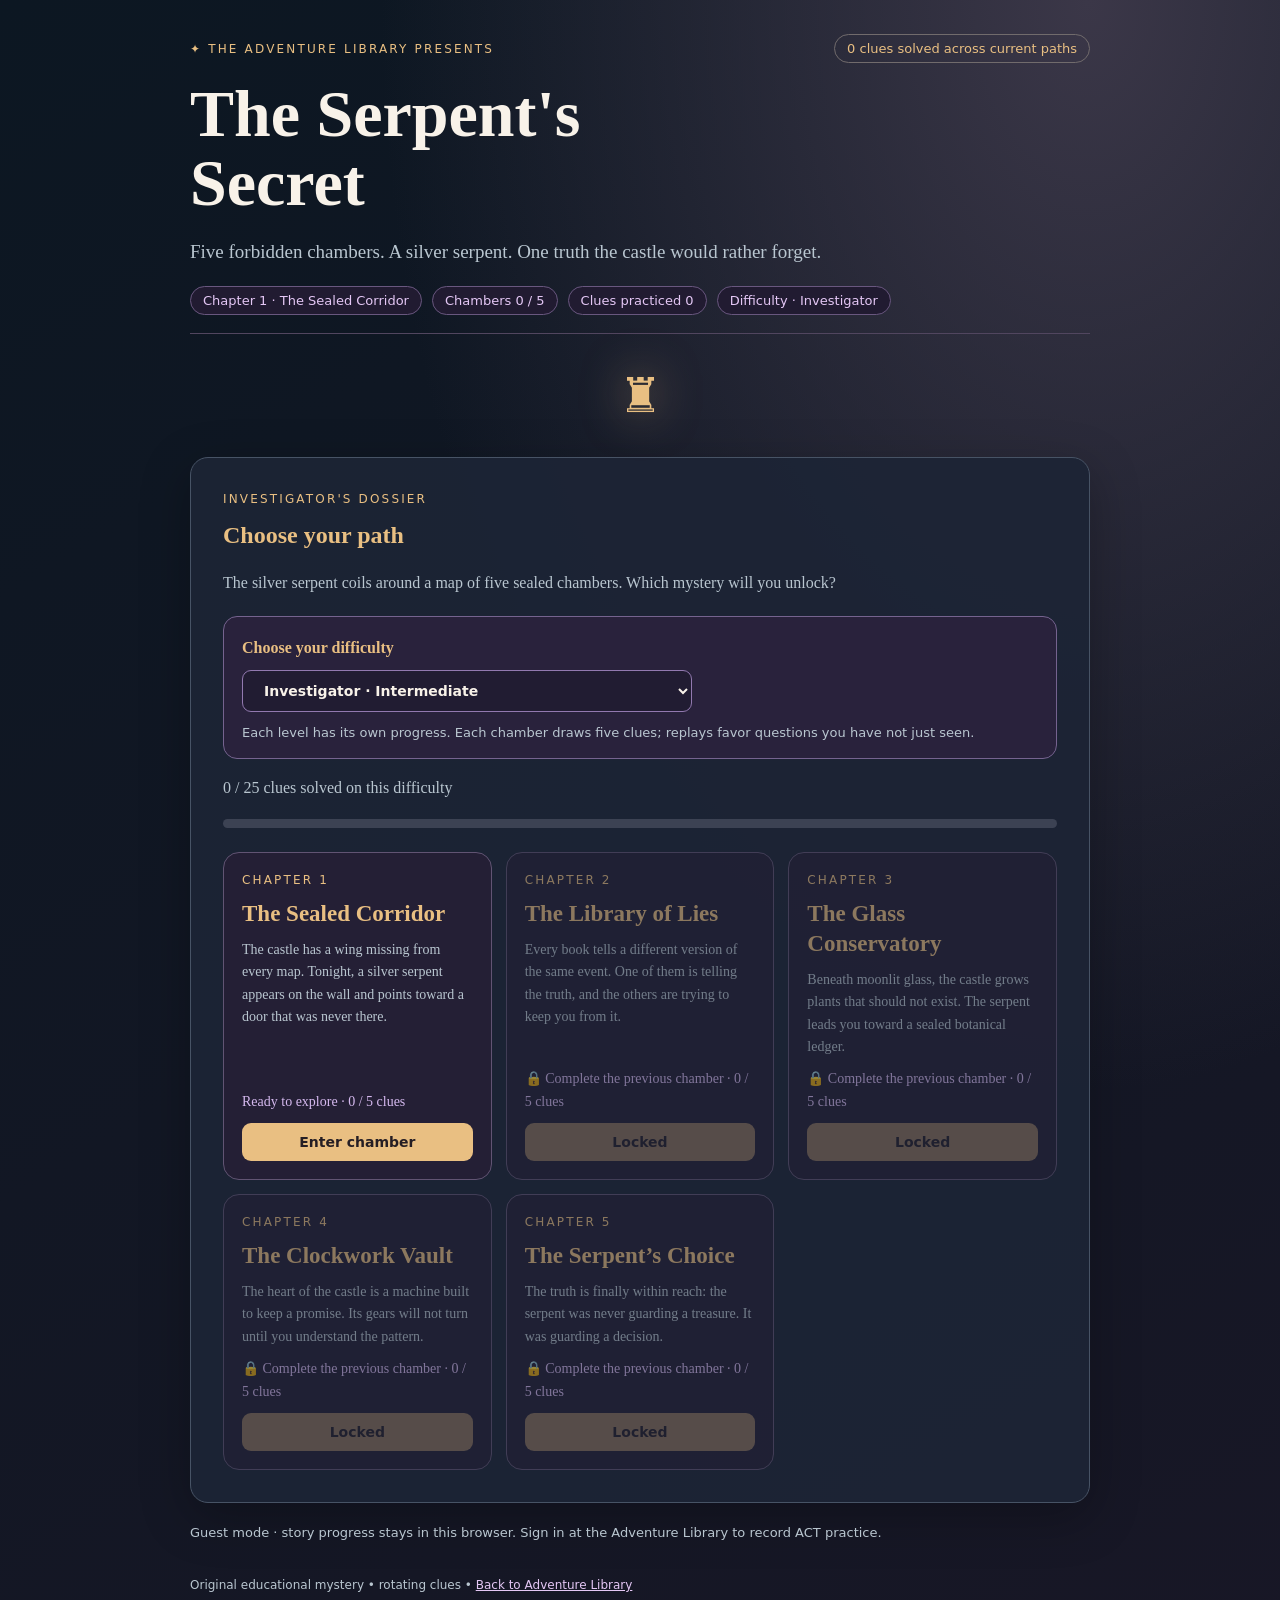
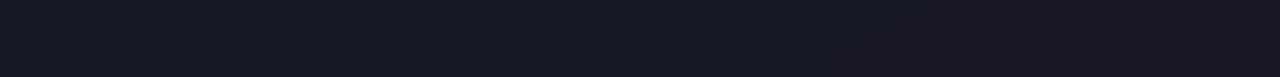
<file: serpent/index.html>
<!DOCTYPE html>
<html lang="en">
 <head>
  <meta charset="utf-8"/>
  <meta content="width=device-width,initial-scale=1" name="viewport"/>
  <title>
   The Serpent's Secret | Adventure Library
  </title>
  <style>
   :root {
    color-scheme:dark;
    --bg:#101522;
    --panel:#1c2435;
    --line:#475365;
    --ink:#f8f2e9;
    --muted:#b9c6d0;
    --gold:#e9bf82;
    --mint:#d5b9ef
}
* {
    box-sizing:border-box
}
body {
    margin:0;
    min-height:100vh;
    background:radial-gradient(ellipse at 85% 0%,#3b3748 0,transparent 46%),linear-gradient(150deg,#0c1722,#181726);
    color:var(--ink);
    font:16px/1.6 Georgia,serif
}
.wrap {
    max-width:900px;
    margin:auto;
    padding:34px 20px 80px
}
.eyebrow {
    letter-spacing:.18em;
    text-transform:uppercase;
    color:var(--gold);
    font:12px/1.5 system-ui
}
h1 {
    font-size:clamp(36px,7vw,66px);
    line-height:1.05;
    margin:16px 0
}
h2 {
    color:var(--gold);
    margin:8px 0
}
.lede {
    color:var(--muted);
    font-size:19px
}
.panel {
    background:#1c2435ed;
    border:1px solid var(--line);
    border-radius:18px;
    padding:clamp(20px,4vw,32px);
    margin:22px 0;
    box-shadow:0 14px 50px #0004
}
.top {
    display:flex;
    gap:12px;
    flex-wrap:wrap;
    align-items:center;
    justify-content:space-between
}
.chip {
    font:13px system-ui;
    color:var(--gold);
    border:1px solid #716b6c;
    border-radius:30px;
    padding:6px 12px
}
.answers {
    display:grid;
    gap:10px;
    margin:20px 0
}
.answer {
    width:100%;
    text-align:left;
    border:1px solid #61707a;
    background:#263448;
    color:var(--ink);
    border-radius:11px;
    padding:14px 16px;
    font:16px/1.45 Georgia;
    cursor:pointer
}
.answer:hover:not(:disabled),.answer:focus-visible {
    border-color:var(--gold);
    background:#334459
}
.answer:disabled {
    cursor:default;
    opacity:.9
}
.answer.correct {
    border-color:#8ad5ac;
    background:#25483e
}
.answer.wrong {
    border-color:#f1a0a0;
    background:#50373e
}
button.action,select {
    background:var(--gold);
    color:#251e24;
    border:0;
    border-radius:9px;
    padding:11px 17px;
    font:600 14px system-ui;
    cursor:pointer
}
button.secondary {
    background:transparent;
    color:var(--mint);
    border:1px solid var(--mint)
}
button:disabled {
    opacity:.5;
    cursor:default
}
.controls {
    display:flex;
    gap:10px;
    flex-wrap:wrap
}
.muted {
    color:var(--muted)
}
.feedback {
    border-left:3px solid var(--gold);
    padding:10px 16px;
    margin:15px 0;
    background:#ffffff0b
}
.progress {
    height:9px;
    border-radius:8px;
    background:#3c4253;
    overflow:hidden;
    margin:18px 0
}
.progress>div {
    height:100%;
    background:linear-gradient(90deg,var(--mint),var(--gold));
    transition:width .3s
}
.sigil {
    text-align:center;
    font-size:68px;
    color:var(--gold);
    text-shadow:0 0 45px #ddad7b99
}
footer {
    font:12px/1.8 system-ui;
    color:var(--muted);
    margin-top:35px
}
a {
    color:var(--mint)
}
blockquote {
    margin:12px 0
}
.notice {
    font:13px system-ui;
    color:var(--muted)
}
.chapter-grid {
    display:grid;
    grid-template-columns:repeat(auto-fit,minmax(220px,1fr));
    gap:14px;
    margin-top:24px
}
.chapter-card {
    background:#241f35;
    border:1px solid #615473;
    border-radius:16px;
    padding:18px;
    display:flex;
    flex-direction:column;
    gap:10px
}
.chapter-card h3 {
    color:var(--gold);
    font-size:23px;
    line-height:1.3;
    margin:0
}
.chapter-card p {
    margin:0;
    color:var(--muted);
    font-size:14px
}
.chapter-card .chapter-status {
    color:#d5b9ef;
    margin-top:auto
}
.chapter-card button {
    align-self:stretch
}
.chapter-card.locked {
    opacity:.55
}
.difficulty {
    background:#29223c;
    border:1px solid #75638f;
    border-radius:14px;
    padding:18px;
    margin-top:20px
}
.difficulty label {
    display:block;
    color:var(--gold);
    font-weight:bold;
    margin-bottom:10px
}
.difficulty select {
    display:block;
    width:min(100%,450px);
    background:#211c32;
    color:var(--ink);
    border:1px solid #9279b0
}
.difficulty .notice {
    margin-bottom:0
}
.wrap {
    max-width:940px
}
.sigil {
    font-size:48px;
    margin:14px 0
}
button.action:focus-visible,select:focus-visible {
    outline:3px solid var(--mint);
    outline-offset:3px
}
.overview {
    display:flex;
    gap:10px;
    flex-wrap:wrap;
    margin:18px 0 24px;
    padding-bottom:18px;
    border-bottom:1px solid #51465f
}
.overview .chip {
    border-color:#69577f;
    color:#e4c7f5;
    background:#211b31
}
.progress>div {
    background:linear-gradient(90deg,#ab88ce,var(--gold))
}
button.secondary {
    color:#e4c7f5;
    border-color:#b292d2
}
a {
    color:#e4c7f5
}
  </style>
 </head>
 <body>
  <main class="wrap">
   <div class="top">
    <span class="eyebrow">
     ✦ The Adventure Library Presents
    </span>
    <span class="chip" id="status">
     The castle is waking
    </span>
   </div>
   <h1>
    The Serpent's
    <br/>
    Secret
   </h1>
   <p class="lede">
    Five forbidden chambers. A silver serpent. One truth the castle would rather forget.
   </p>
   <div aria-label="Adventure progress" class="overview" id="overview">
   </div>
   <div aria-hidden="true" class="sigil">
    ♜
   </div>
   <section class="panel" id="game">
    <p>
     Unsealing the castle gates…
    </p>
   </section>
   <p class="notice" id="sync">
    Progress is saved in this browser. Sign in at the Adventure Library to record ACT practice.
   </p>
   <footer>
    Original educational mystery • rotating clues •
    <a href="https://adventures.pamsprogramming.com/">
     Back to Adventure Library
    </a>
   </footer>
  </main>
  <script defer="" src="game.js">
  </script>
 </body>
</html>
</file>
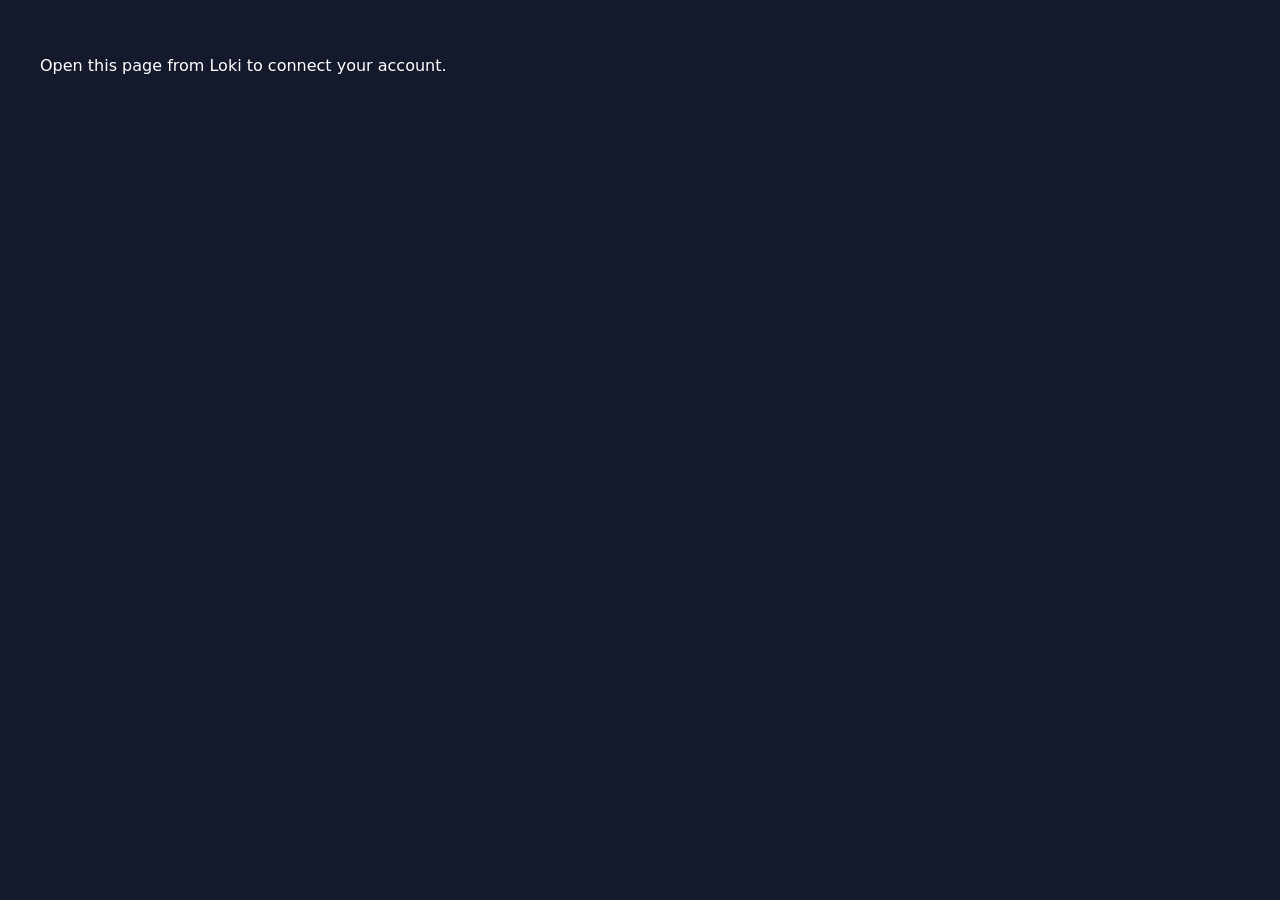
<file: auth-bridge.html>
<!doctype html><html lang="en"><head><meta charset="utf-8"><title>Adventure sign-in handoff</title><meta name="referrer" content="no-referrer"></head><body style="font-family:system-ui;background:#141a2c;color:white;padding:2rem"><p id="status">Connecting to your Adventure Library account…</p><script>
(() => {
  'use strict';
  const origin='https://loki.pamsprogramming.com';
  const token=localStorage.getItem('adventure_library_token_v1') || '';
  function valid(t){try{const p=t.split('.')[1];const d=JSON.parse(atob(p.replace(/-/g,'+').replace(/_/g,'/').padEnd(Math.ceil(p.length/4)*4,'=')));return d.exp*1000>Date.now()+30000;}catch{return false;}}
  if(!window.opener){document.getElementById('status').textContent='Open this page from Loki to connect your account.';return;}
  if(!valid(token)){document.getElementById('status').textContent='Please sign in at the Adventure Library first, then return to Loki and try again.';return;}
  // No token in URLs, query strings, fragments, or referrers.
  window.opener.postMessage({type:'adventure-library-auth-v1',token},origin);
  document.getElementById('status').textContent='Account shared. You can close this window.';
  setTimeout(()=>window.close(),350);
})();
</script></body></html>
</file>
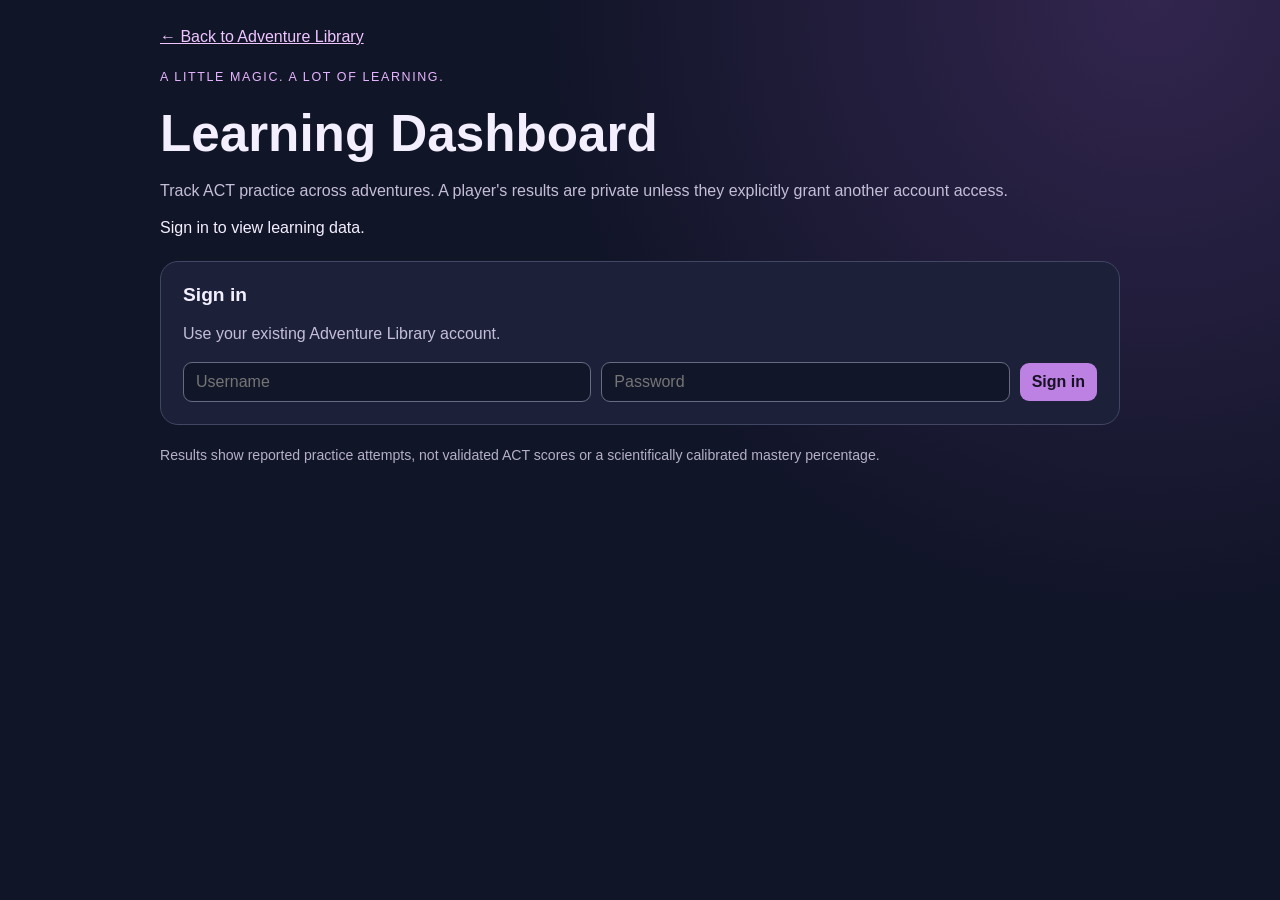
<file: learning-dashboard.html>
<!doctype html>
<html lang="en"><head><meta charset="utf-8"><meta name="viewport" content="width=device-width,initial-scale=1">
<title>Learning Dashboard | Adventure Library</title>
<style>
:root{color-scheme:dark;font-family:Segoe UI,Arial,sans-serif;background:#111528;color:#f4efff}
*{box-sizing:border-box}body{margin:0;background:radial-gradient(circle at 90% 0%,#32254e,transparent 42%),#111528;min-height:100vh}
main{max-width:1000px;margin:auto;padding:28px 20px 80px}a{color:#f0c5ff}h1{font-size:clamp(2rem,5vw,3.2rem);margin:20px 0 4px}
h2{font-size:1.2rem;margin-top:0}p{color:#c5bed9;line-height:1.5}.eyebrow{color:#e7b5ff;letter-spacing:.13em;text-transform:uppercase;font-size:.78rem}
.panel{background:#1c2139;border:1px solid #414663;border-radius:18px;padding:22px;margin:20px 0}
button,input,select{font:inherit;border-radius:9px;padding:10px 12px}button{background:#bc81e3;color:#181124;border:0;cursor:pointer;font-weight:700}
button:disabled{opacity:.55;cursor:not-allowed}input,select{background:#111629;color:#fff;border:1px solid #676a83;max-width:100%}
.formrow{display:flex;flex-wrap:wrap;gap:10px;align-items:center}.formrow input{flex:1;min-width:180px}
.cards{display:grid;grid-template-columns:repeat(auto-fit,minmax(190px,1fr));gap:14px}
.card{border:1px solid #4b4e68;background:#171c30;padding:18px;border-radius:14px}
.metric{font-size:2rem;font-weight:750}.bar{height:10px;background:#3d4055;border-radius:10px;overflow:hidden;margin:10px 0}
.bar>div{height:100%;background:#bb8ce6}.muted{font-size:.88rem;color:#b5b0c8}
.hidden{display:none}#notice{min-height:22px}ul{padding-left:20px}li{margin:8px 0}
</style></head><body><main>
<a href="./">← Back to Adventure Library</a>
<div class="eyebrow" style="margin-top:24px">A little magic. A lot of learning.</div>
<h1>Learning Dashboard</h1>
<p>Track ACT practice across adventures. A player's results are private unless they explicitly grant another account access.</p>
<div id="notice" role="status"></div>
<section id="signin" class="panel hidden"><h2>Sign in</h2><p>Use your existing Adventure Library account.</p>
<form id="signinForm" class="formrow"><input id="user" autocomplete="username" placeholder="Username" required>
<input id="pass" type="password" autocomplete="current-password" placeholder="Password" required>
<button>Sign in</button></form></section>
<div id="signedin" class="hidden">
<div class="formrow"><span id="who"></span><button id="signout" type="button">Sign out</button></div>
<section class="panel"><h2>My learning</h2><p class="muted">Your own practice results.</p><div id="ownCards" class="cards"></div></section>
<section class="panel"><h2>Parent dashboard</h2><p>Only players who granted you access appear here.</p>
<div class="formrow"><label for="child">Player</label><select id="child"></select><button id="refresh" type="button">Refresh</button></div>
<div id="childCards" class="cards" style="margin-top:16px"></div></section>
<section class="panel"><h2>Share my learning with a parent</h2>
<p>Both accounts must exist. Enter the parent's exact username while signed into the <strong>student's</strong> account.</p>
<form id="grantForm" class="formrow"><input id="parentUser" placeholder="Parent username" maxlength="60" required>
<button>Grant access</button></form>
<p class="muted">You can revoke access at any time.</p><ul id="grants"></ul></section>
</div>
<p class="muted">Results show reported practice attempts, not validated ACT scores or a scientifically calibrated mastery percentage.</p>
</main><script src="learning-dashboard.js" defer></script></body></html>
</file>
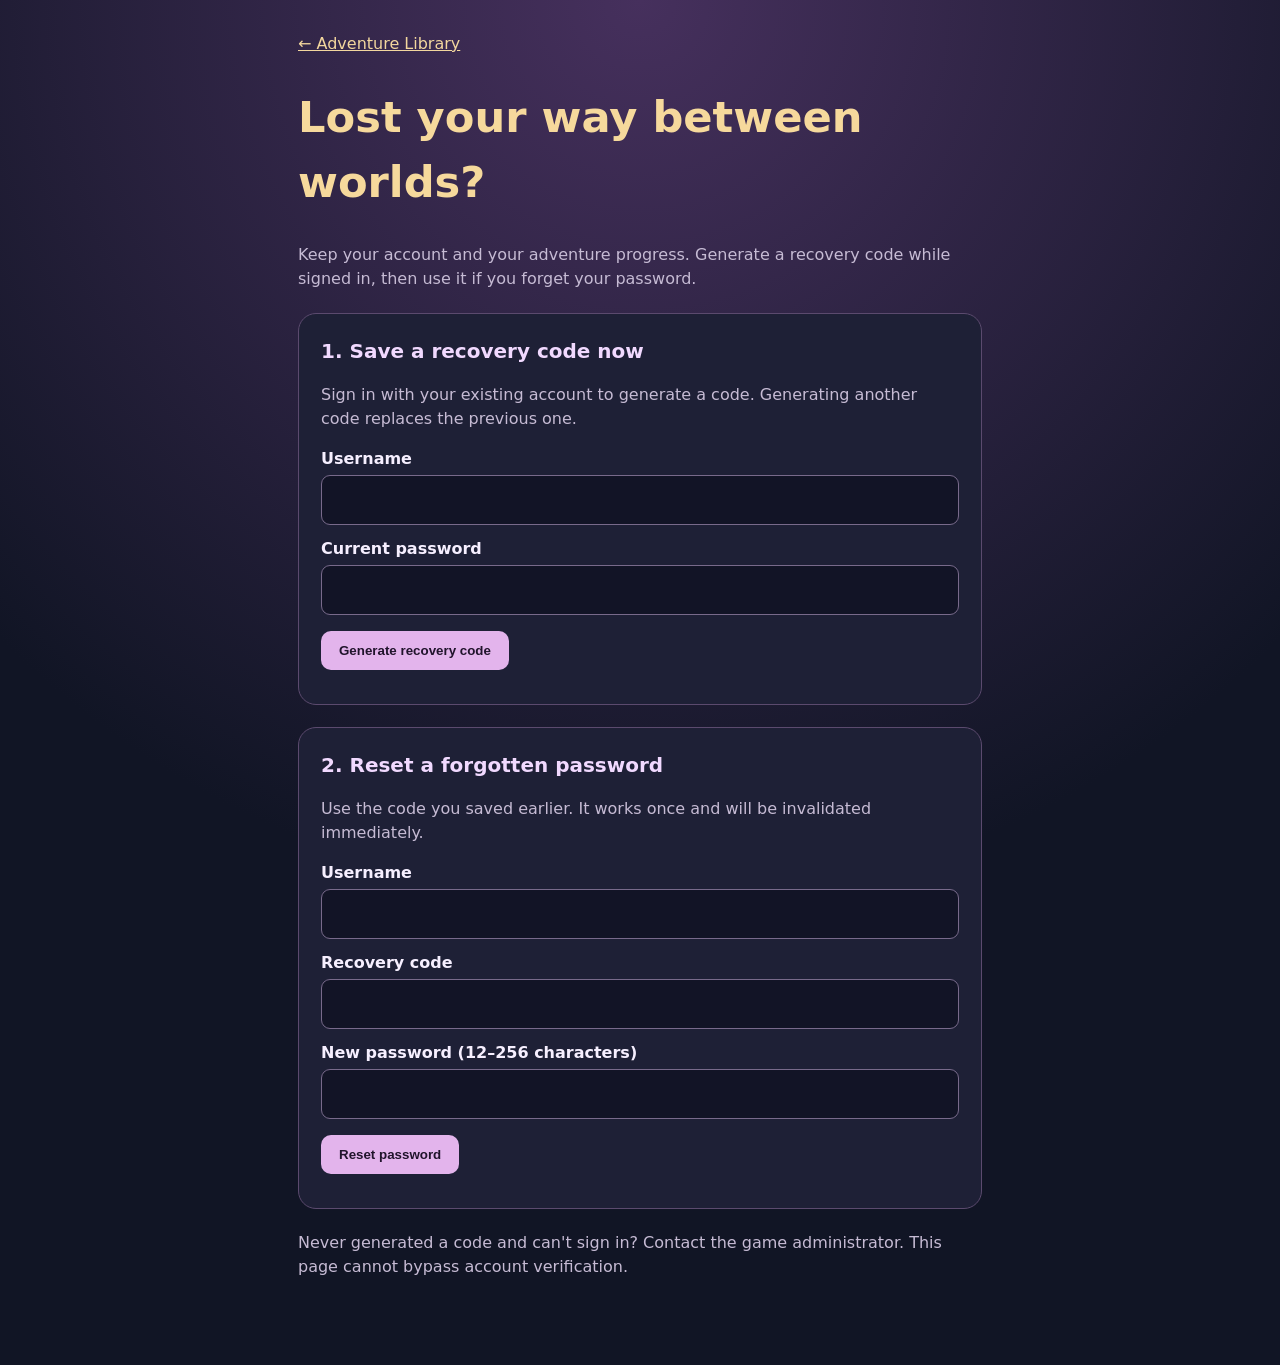
<file: recovery.html>
<!doctype html>
<html lang="en"><head><meta charset="utf-8"><meta name="viewport" content="width=device-width, initial-scale=1"><title>Account Recovery · Adventure Library</title>
<style>
:root{color-scheme:dark}*{box-sizing:border-box}body{margin:0;min-height:100vh;background:radial-gradient(circle at 50% 0%,#46305d,#111525 60%);font:16px/1.5 system-ui,Segoe UI,sans-serif;color:#f6efff}main{max-width:720px;margin:auto;padding:32px 18px 70px}h1{font-size:clamp(1.8rem,5vw,2.7rem);color:#f6d99c}h2{margin-top:0;color:#f1d9ff;font-size:1.25rem}section{background:#1e2036;border:1px solid #5b4a6e;border-radius:18px;padding:22px;margin:22px 0}label{display:block;margin:12px 0 4px;font-weight:600}input{width:100%;padding:12px;border-radius:9px;border:1px solid #786a8b;background:#121426;color:white;font:inherit}button{margin-top:16px;background:#e3b4ec;border:0;color:#21142c;font-weight:750;padding:12px 18px;border-radius:10px;cursor:pointer}button:disabled{opacity:.6;cursor:wait}a{color:#f3d79e}.note{color:#c6bbd4}.result{white-space:pre-wrap;overflow-wrap:anywhere;margin-top:12px}.code{font-family:ui-monospace,monospace;background:#111324;border:1px solid #80708d;padding:12px;border-radius:8px;user-select:all} .error{color:#ffb9bf}.ok{color:#bce9c9}</style></head>
<body><main><a href="/">← Adventure Library</a><h1>Lost your way between worlds?</h1><p class="note">Keep your account and your adventure progress. Generate a recovery code while signed in, then use it if you forget your password.</p>
<section><h2>1. Save a recovery code now</h2><p class="note">Sign in with your existing account to generate a code. Generating another code replaces the previous one.</p><form id="generate"><label for="genUser">Username</label><input id="genUser" autocomplete="username" required><label for="genPass">Current password</label><input id="genPass" type="password" autocomplete="current-password" required><button type="submit">Generate recovery code</button></form><div id="genResult" class="result" role="status" aria-live="polite"></div></section>
<section><h2>2. Reset a forgotten password</h2><p class="note">Use the code you saved earlier. It works once and will be invalidated immediately.</p><form id="reset"><label for="resetUser">Username</label><input id="resetUser" autocomplete="username" required><label for="resetCode">Recovery code</label><input id="resetCode" autocomplete="off" spellcheck="false" required maxlength="64" minlength="64"><label for="newPass">New password (12–256 characters)</label><input id="newPass" type="password" autocomplete="new-password" minlength="12" maxlength="256" required><button type="submit">Reset password</button></form><div id="resetResult" class="result" role="status" aria-live="polite"></div></section>
<p class="note">Never generated a code and can't sign in? Contact the game administrator. This page cannot bypass account verification.</p></main>
<script>
const API='https://loki-api.pamsprogramming.com';
async function post(path,body,token){const r=await fetch(API+path,{method:'POST',headers:{...(body?{'Content-Type':'application/json'}:{}),...(token?{Authorization:'Bearer '+token}:{})},body:body?JSON.stringify(body):undefined,cache:'no-store'});const data=await r.json().catch(()=>({}));if(!r.ok)throw Error(data.error||('Request failed ('+r.status+')'));return data;}
const setMessage=(id,message,ok)=>{const el=document.getElementById(id);el.textContent=message;el.className='result '+(ok?'ok':'error');};
document.getElementById('generate').addEventListener('submit',async e=>{e.preventDefault();const b=e.submitter;b.disabled=true;const username=document.getElementById('genUser').value.trim();const pass=document.getElementById('genPass');try{const auth=await post('/api/auth/login',{userName:username,password:pass.value});const data=await post('/api/auth/recovery-code',null,auth.token);setMessage('genResult','RECOVERY CODE (save it somewhere secure):\n'+data.recoveryCode+'\n\nThis code will not be shown again.',true);}catch(err){setMessage('genResult',err.message,false);}finally{pass.value='';b.disabled=false;}});
document.getElementById('reset').addEventListener('submit',async e=>{e.preventDefault();const b=e.submitter;b.disabled=true;const pass=document.getElementById('newPass');const code=document.getElementById('resetCode');try{const data=await post('/api/auth/reset-password',{userName:document.getElementById('resetUser').value.trim(),recoveryCode:code.value.trim(),newPassword:pass.value});setMessage('resetResult',data.message+' You can now log into Loki.',true);code.value='';}catch(err){setMessage('resetResult',err.message,false);}finally{pass.value='';b.disabled=false;}});
</script></body></html>
</file>
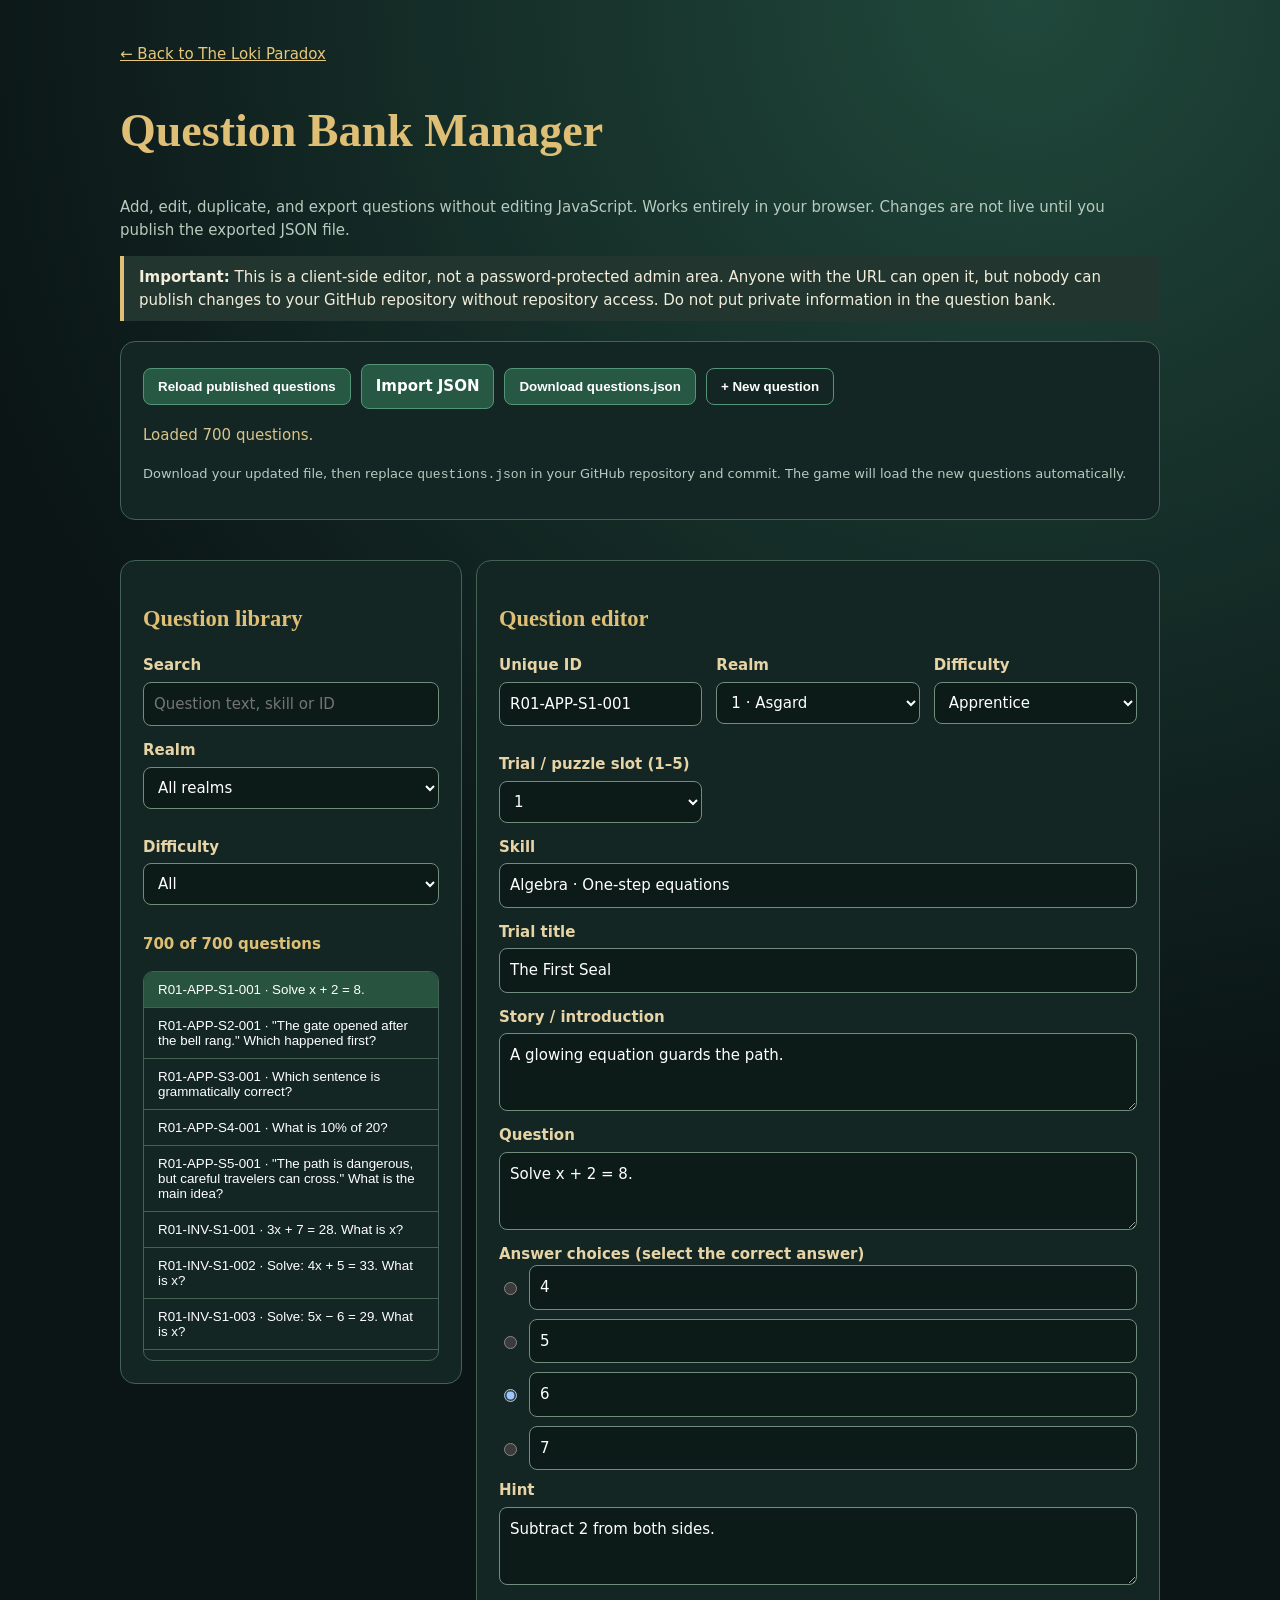
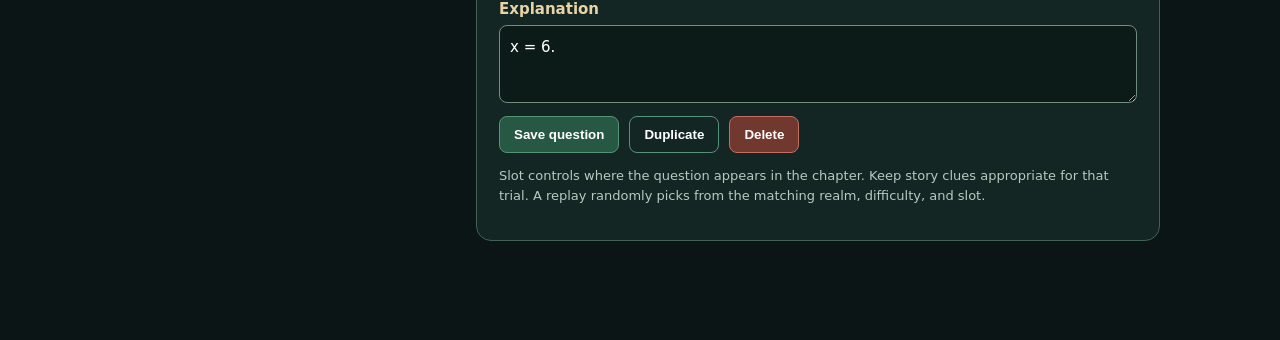
<file: loki/question-manager.html>
<!doctype html><html lang="en"><head><meta charset="utf-8"><meta name="viewport" content="width=device-width,initial-scale=1"><title>Loki Paradox — Question Bank Manager</title><style>
:root{color-scheme:dark}*{box-sizing:border-box}body{margin:0;background:radial-gradient(circle at 80% 0,#20483b,transparent 50%),#0b1516;color:#f3eddc;font:15px/1.5 system-ui}main{max-width:1080px;margin:auto;padding:28px 20px 80px}h1,h2{font-family:Georgia;color:#dfbf76}h1{font-size:clamp(30px,5vw,46px)}a{color:#e6c77c}.panel{border:1px solid #426256;background:#142624;border-radius:15px;padding:22px;margin:20px 0}.grid{display:grid;grid-template-columns:repeat(auto-fit,minmax(200px,1fr));gap:14px}.field{display:flex;flex-direction:column;gap:5px;margin-bottom:13px}label{font-weight:650;color:#e7d4a6}input,select,textarea{background:#0c1b18;border:1px solid #718d7d;border-radius:8px;color:white;padding:10px;font:inherit;width:100%}textarea{min-height:78px;resize:vertical}button,.btn{border:1px solid #549577;background:#275844;border-radius:8px;color:white;padding:10px 14px;font-weight:650;cursor:pointer}button.secondary{background:transparent}button.danger{background:#70382e;border-color:#c56f63}button:hover{filter:brightness(1.2)}button:disabled{opacity:.45}.row{display:flex;flex-wrap:wrap;gap:10px;align-items:center}.muted{color:#b8cabe}.small{font-size:13px}.list{max-height:390px;overflow:auto;border:1px solid #426256;border-radius:10px}.list button{display:block;width:100%;border:0;border-bottom:1px solid #426256;border-radius:0;text-align:left;background:transparent;font-weight:400}.list button[aria-current=true]{background:#28533e}.notice{border-left:4px solid #dfbf76;padding:10px 15px;background:#22362f}.status{min-height:25px;color:#d9c48b}.answer{display:grid;grid-template-columns:auto 1fr;gap:9px;align-items:center;margin-bottom:9px}.answer input[type=radio]{width:auto}.answer input[type=text]{width:100%}.count{color:#dfbf76;font-weight:700}
</style></head><body><main><p><a href="index.html">← Back to The Loki Paradox</a></p><h1>Question Bank Manager</h1><p class="muted">Add, edit, duplicate, and export questions without editing JavaScript. Works entirely in your browser. Changes are not live until you publish the exported JSON file.</p>
<div class="notice"><strong>Important:</strong> This is a client-side editor, not a password-protected admin area. Anyone with the URL can open it, but nobody can publish changes to your GitHub repository without repository access. Do not put private information in the question bank.</div>
<section class="panel"><div class="row"><button id="loadLive">Reload published questions</button><label class="btn" for="import">Import JSON</label><input type="file" id="import" accept=".json,application/json" hidden><button id="export">Download questions.json</button><button class="secondary" id="add">+ New question</button></div><p id="status" class="status" role="status"></p><p class="small muted">Download your updated file, then replace <code>questions.json</code> in your GitHub repository and commit. The game will load the new questions automatically.</p></section>
<div class="grid" style="grid-template-columns:minmax(240px,1fr) minmax(340px,2fr);align-items:start">
<section class="panel"><h2>Question library</h2><div class="field"><label for="filter">Search</label><input id="filter" placeholder="Question text, skill or ID"></div><div class="grid"><div class="field"><label for="filterChapter">Realm</label><select id="filterChapter"></select></div><div class="field"><label for="filterLevel">Difficulty</label><select id="filterLevel"><option value="">All</option><option value="apprentice">Apprentice</option><option value="investigator">Investigator</option><option value="challenge">God of Mischief</option></select></div></div><p class="count" id="count"></p><div class="list" id="list"></div></section>
<section class="panel"><h2>Question editor</h2><form id="editor"><div class="grid"><div class="field"><label for="id">Unique ID</label><input id="id" required maxlength="90"></div><div class="field"><label for="chapter">Realm</label><select id="chapter"></select></div><div class="field"><label for="difficulty">Difficulty</label><select id="difficulty"><option value="apprentice">Apprentice</option><option value="investigator">Investigator</option><option value="challenge">God of Mischief</option></select></div><div class="field"><label for="slot">Trial / puzzle slot (1–5)</label><select id="slot"><option>1</option><option>2</option><option>3</option><option>4</option><option>5</option></select></div></div>
<div class="field"><label for="skill">Skill</label><input id="skill" required placeholder="Algebra I · Equations"></div><div class="field"><label for="title">Trial title</label><input id="title" required></div><div class="field"><label for="story">Story / introduction</label><textarea id="story" required></textarea></div><div class="field"><label for="question">Question</label><textarea id="question" required></textarea></div>
<label>Answer choices (select the correct answer)</label><div id="answers"></div>
<div class="field"><label for="hint">Hint</label><textarea id="hint" required></textarea></div><div class="field"><label for="explain">Explanation</label><textarea id="explain" required></textarea></div>
<div class="row"><button type="submit">Save question</button><button type="button" class="secondary" id="duplicate">Duplicate</button><button type="button" class="danger" id="delete">Delete</button></div></form><p class="small muted">Slot controls where the question appears in the chapter. Keep story clues appropriate for that trial. A replay randomly picks from the matching realm, difficulty, and slot.</p></section>
</div></main><script>
'use strict';
const realms=['Asgard','Alfheim','Jötunheim','Svartalfheim','Midgard','Vanaheim','Muspelheim','Helheim','Niflheim'];
let questions=[],selectedId=null,dirty=false;
const $=id=>document.getElementById(id);
function say(s){$('status').textContent=s}
function fillRealms(id,all){$(id).innerHTML=(all?'<option value="">All realms</option>':'')+realms.map((n,i)=>`<option value="${i+1}">${i+1} · ${n}</option>`).join('')}
fillRealms('chapter',false);fillRealms('filterChapter',true);
$('answers').innerHTML=Array.from({length:4},(_,i)=>`<div class="answer"><input type="radio" name="correct" value="${i}" ${i===0?'checked':''} aria-label="Choice ${i+1} is correct"><input type="text" id="answer${i}" required aria-label="Answer choice ${i+1}" placeholder="Answer ${i+1}"></div>`).join('');
function valid(q){return q&&typeof q.id==='string'&&q.id.trim()&&Number.isInteger(q.chapter)&&q.chapter>=1&&q.chapter<=9&&['apprentice','investigator','challenge'].includes(q.difficulty)&&Number.isInteger(q.slot)&&q.slot>=1&&q.slot<=5&&typeof q.question==='string'&&q.question.trim()&&Array.isArray(q.answers)&&q.answers.length===4&&q.answers.every(a=>typeof a==='string'&&a.trim())&&Number.isInteger(q.correct)&&q.correct>=0&&q.correct<=3&&['skill','title','story','hint','explain'].every(k=>typeof q[k]==='string'&&q[k].trim())}
function readBank(raw){if(!raw||raw.schemaVersion!==1||!Array.isArray(raw.questions)||!raw.questions.every(valid))throw Error('Invalid question bank: check required fields and schemaVersion 1.');const ids=raw.questions.map(q=>q.id);if(new Set(ids).size!==ids.length)throw Error('Duplicate question IDs in file.');return raw.questions}
function setBank(q){questions=q;selectedId=q[0]?.id||null;dirty=false;renderList();showSelected();say(`Loaded ${q.length} questions.`)}
function renderList(){const term=$('filter').value.toLowerCase(),ch=$('filterChapter').value,level=$('filterLevel').value;const matches=questions.filter(q=>(!ch||q.chapter===Number(ch))&&(!level||q.difficulty===level)&&(!term||[q.id,q.skill,q.question,q.title].join(' ').toLowerCase().includes(term)));$('count').textContent=`${matches.length} of ${questions.length} questions`;const list=$('list');list.replaceChildren();for(const q of matches){const b=document.createElement('button');b.type='button';b.setAttribute('aria-current',String(q.id===selectedId));b.textContent=`${q.id} · ${q.question.slice(0,88)}`;b.onclick=()=>{selectedId=q.id;renderList();showSelected()};list.append(b)}}
function showSelected(){const q=questions.find(x=>x.id===selectedId);if(!q)return;for(const k of ['id','chapter','difficulty','slot','skill','title','story','question','hint','explain'])$(k).value=q[k];q.answers.forEach((a,i)=>$('answer'+i).value=a);document.querySelector(`input[name="correct"][value="${q.correct}"]`).checked=true}
function formValue(){return {id:$('id').value.trim(),chapter:Number($('chapter').value),difficulty:$('difficulty').value,slot:Number($('slot').value),skill:$('skill').value.trim(),title:$('title').value.trim(),story:$('story').value.trim(),question:$('question').value.trim(),answers:[0,1,2,3].map(i=>$('answer'+i).value.trim()),correct:Number(document.querySelector('input[name="correct"]:checked').value),hint:$('hint').value.trim(),explain:$('explain').value.trim()}}
$('editor').onsubmit=e=>{e.preventDefault();const q=formValue();if(!valid(q)){say('Please complete all fields.');return}if(questions.some(x=>x.id===q.id&&x.id!==selectedId)){say('That ID already exists. Choose another.');return}const index=questions.findIndex(x=>x.id===selectedId);if(index>=0)questions[index]=q;else questions.push(q);selectedId=q.id;dirty=true;renderList();say(`Saved ${q.id} in this editor. Download JSON to publish.`)};
function newQuestion(copy){const original=questions.find(q=>q.id===selectedId);selectedId=null;const q=copy&&original?{...original,id:original.id+'-COPY',answers:[...original.answers]}:{id:'NEW-'+Date.now().toString(36).toUpperCase(),chapter:1,difficulty:'investigator',slot:1,skill:'',title:'',story:'',question:'',answers:['','','',''],correct:0,hint:'',explain:''};for(const k of ['id','chapter','difficulty','slot','skill','title','story','question','hint','explain'])$(k).value=q[k];q.answers.forEach((a,i)=>$('answer'+i).value=a);document.querySelector(`input[name="correct"][value="${q.correct}"]`).checked=true;say('Fill in the question and click Save question.')}
$('add').onclick=()=>newQuestion(false);$('duplicate').onclick=()=>newQuestion(true);
$('delete').onclick=()=>{if(!selectedId)return;if(!confirm('Delete this question from your working copy?'))return;questions=questions.filter(q=>q.id!==selectedId);selectedId=questions[0]?.id||null;dirty=true;renderList();showSelected();say('Deleted from working copy. Download JSON to publish.')};
for(const k of ['filter','filterChapter','filterLevel'])$(k).addEventListener('input',renderList);
$('export').onclick=()=>{if(!questions.length){say('No questions to export.');return}const blob=new Blob([JSON.stringify({schemaVersion:1,questions},null,2)],{type:'application/json'});const a=document.createElement('a');a.href=URL.createObjectURL(blob);a.download='questions.json';a.click();setTimeout(()=>URL.revokeObjectURL(a.href),1000);dirty=false;say(`Downloaded ${questions.length} questions. Upload questions.json to GitHub to publish.`)};
$('import').onchange=async e=>{const file=e.target.files?.[0];if(!file)return;try{const bank=readBank(JSON.parse(await file.text()));if(dirty&&!confirm('Replace unsaved edits with imported questions?'))return;setBank(bank)}catch(err){say(err.message)}finally{e.target.value=''}};
async function loadLive(){if(dirty&&!confirm('Discard unsaved edits and reload published questions?'))return;try{const r=await fetch('questions.json',{cache:'no-cache'});if(!r.ok)throw Error('Could not load questions.json.');setBank(readBank(await r.json()))}catch(err){say(err.message+' If opened from a local file, use Import JSON or open the published website.')}}
$('loadLive').onclick=loadLive;loadLive();
window.addEventListener('beforeunload',e=>{if(dirty){e.preventDefault();e.returnValue=''}});
</script></body></html>
</file>
<file: styles.css>
@import url('https://fonts.googleapis.com/css2?family=Cinzel:wght@400;500;600;700&family=DM+Sans:wght@400;500;600;700&display=swap');
:root{color-scheme:dark;--bg:#0c1020;--panel:#161c30;--text:#f5f1e8;--muted:#b2b6c7;--gold:#e4c88b;--pink:#dc9cbd;--line:rgba(231,211,173,.16)}*{box-sizing:border-box}html{scroll-behavior:smooth}body{margin:0;background:var(--bg);color:var(--text);font-family:'DM Sans',sans-serif;line-height:1.65;overflow-x:hidden}a{color:inherit;text-decoration:none}a:focus-visible{outline:3px solid var(--pink);outline-offset:5px;border-radius:3px}.wrap{width:min(1160px,calc(100% - 48px));margin-inline:auto}.stars{position:absolute;inset:0 0 auto;height:780px;pointer-events:none;background:radial-gradient(circle at 13% 16%,#e8c9a7 0 1px,transparent 2px),radial-gradient(circle at 75% 22%,#e8c9a7 0 1px,transparent 2px),radial-gradient(circle at 63% 54%,#fff 0 1px,transparent 2px),radial-gradient(circle at 91% 64%,#cba5dd 0 1px,transparent 2px),radial-gradient(ellipse at 78% 40%,rgba(86,57,112,.22),transparent 43%);background-size:280px 290px,390px 340px,340px 400px,450px 380px,auto;opacity:.7}.site-header{height:96px;display:flex;align-items:center;justify-content:space-between;gap:20px;position:relative;z-index:2;border-bottom:1px solid var(--line)}.brand{display:flex;align-items:center;gap:12px;font-family:Cinzel,serif;letter-spacing:.09em;font-size:14px;line-height:1.2}.brand strong{color:var(--gold);font-weight:600}.brand small{display:block;font:500 9px 'DM Sans',sans-serif;letter-spacing:.24em;color:var(--muted);margin-top:6px}.brand-mark{display:grid;place-items:center;width:42px;height:42px;border:1px solid var(--gold);border-radius:50%;font-size:28px;color:var(--gold)}nav{display:flex;gap:30px;align-items:center;font-size:13px;color:#d4d0dc}nav a:hover{color:var(--gold)}.nav-home{color:var(--gold)}.hero{min-height:570px;display:grid;grid-template-columns:1.2fr 1fr;align-items:center;gap:28px;position:relative}.hero-content{position:relative;z-index:1;padding:65px 0}.eyebrow{font-size:11px;font-weight:700;letter-spacing:.25em;color:var(--gold)}.spark{color:var(--pink)}h1,h2,h3{font-family:Cinzel,Georgia,serif;font-weight:500}h1{font-size:clamp(37px,4.2vw,61px);line-height:1.2;letter-spacing:-.035em;margin:24px 0}h1 em{font-style:normal;color:var(--gold)}.hero p{font-size:16px;max-width:540px;color:var(--muted);margin:0 0 30px}.button{display:inline-flex;align-items:center;justify-content:center;gap:18px;padding:13px 21px;border-radius:4px;font-size:13px;font-weight:700;transition:transform .2s,background .2s}.button:hover{transform:translateY(-2px)}.primary{background:var(--gold);color:#202033}.primary:hover{background:#f5dba7}.hero-note{margin-top:22px;font-size:12px;color:#b9a9b9}.portal-art{height:430px;position:relative;display:grid;place-items:center;filter:drop-shadow(0 0 45px rgba(162,98,182,.13))}.portal{height:330px;width:245px;border-radius:50%;border:9px double rgba(231,199,145,.65);box-shadow:0 0 0 15px rgba(208,170,113,.05),0 0 0 26px rgba(208,170,113,.06),inset 0 0 55px #b58ac0,0 0 60px rgba(177,127,198,.28);background:radial-gradient(ellipse at 55% 47%,#ad86be 0%,#514777 27%,#242747 55%,#101a30 79%);display:grid;place-items:center;transform:rotate(-8deg)}.portal-core{font-size:130px;color:#e5c5e6;text-shadow:0 0 28px #f2c8ff;opacity:.78}.orbit{position:absolute;border:1px solid rgba(218,187,143,.19);border-radius:50%;transform:rotate(-24deg)}.orbit-one{width:330px;height:410px}.orbit-two{width:395px;height:330px;transform:rotate(38deg)}.floating-rune{position:absolute;color:var(--gold);font-size:35px;text-shadow:0 0 25px rgba(241,210,152,.6)}.rune-one{top:36px;left:17%}.rune-two{bottom:35px;right:13%}.rune-three{top:75px;right:13%}.library-section{background:linear-gradient(180deg,#13172a 0%,#101626 100%);border-block:1px solid var(--line);padding:75px 0 60px;position:relative}.section-heading{display:flex;align-items:end;justify-content:space-between;gap:20px;margin-bottom:30px}.section-heading h2{font-size:clamp(28px,3vw,39px);margin:12px 0 4px}.section-heading p{color:var(--muted);margin:0;font-size:14px}.library-count{font-size:10px;letter-spacing:.13em;color:var(--gold);padding-bottom:10px;white-space:nowrap}.adventure-grid{display:grid;grid-template-columns:repeat(3,minmax(0,1fr));gap:22px}.adventure-card{background:#1a2034;border:1px solid var(--line);border-radius:10px;overflow:hidden;display:flex;flex-direction:column;transition:transform .2s,border-color .2s}.adventure-card:hover{transform:translateY(-4px);border-color:rgba(228,200,139,.45)}.card-art{height:215px;position:relative;display:grid;place-items:center;overflow:hidden}.loki-art{background:radial-gradient(ellipse at 50% 85%,#377d60 0%,#173d3c 40%,#0e242b 75%)}.sorcery-art{background:radial-gradient(ellipse at 55% 85%,#71837b 0%,#354b58 40%,#172331 75%)}.tech-art{background:radial-gradient(ellipse at 50% 85%,#7d5a4c 0%,#4a303d 43%,#241e30 75%)}.card-art:before{content:'';position:absolute;width:250px;height:250px;border:1px solid rgba(236,218,165,.2);border-radius:50%;top:48px;box-shadow:0 0 0 17px rgba(236,218,165,.025),0 0 0 35px rgba(236,218,165,.025)}.card-art:after{content:'';position:absolute;bottom:0;width:100%;height:55px;background:linear-gradient(transparent,rgba(15,20,32,.45))}.sigil{font-family:Georgia,serif;font-size:110px;color:#d9d5a5;text-shadow:0 0 36px rgba(201,221,165,.5);z-index:1;line-height:1}.sorcery .sigil{color:#ced9e2;text-shadow:0 0 35px #8fa8c1}.tech .sigil{color:#efbb9d;text-shadow:0 0 35px #df8d7e}.card-tag{position:absolute;z-index:2;left:17px;top:17px;padding:5px 9px;border-radius:3px;font-size:9px;letter-spacing:.12em;font-weight:700}.available{background:#d5c18a;color:#222b28}.soon{background:rgba(11,18,29,.8);border:1px solid rgba(255,255,255,.15);color:#e4d4ca}.card-body{padding:23px 22px 20px;display:flex;flex-direction:column;flex:1}.card-kicker{font-size:10px;letter-spacing:.16em;color:var(--gold);font-weight:700}.card-body h3{font-size:24px;margin:7px 0 8px}.card-body p{font-size:13px;color:var(--muted);margin:0 0 25px;line-height:1.7;flex:1}.card-footer{border-top:1px solid var(--line);padding-top:18px;display:flex;align-items:center;justify-content:space-between;gap:10px}.card-button{padding:10px 14px;background:#d8c08d;color:#222638;font-size:12px}.coming-label{font-size:12px;color:#a5a7b9;font-style:italic}.card-symbol{font-size:22px;color:var(--gold)}.library-note{text-align:center;font-size:12px;color:#aaa7b8;margin-top:33px}.library-note span{color:var(--gold);margin-right:8px}.about-section{display:grid;grid-template-columns:130px 1fr;gap:28px;align-items:center;max-width:850px;padding-top:78px;padding-bottom:82px}.about-icon{width:110px;height:110px;border:1px solid rgba(228,200,139,.35);border-radius:50%;display:grid;place-items:center;font-size:62px;color:var(--gold);box-shadow:0 0 40px rgba(205,156,188,.12)}.about-section h2{font-size:clamp(24px,3vw,33px);margin:10px 0}.about-section p{color:var(--muted);font-size:14px;margin:0}.site-footer{border-top:1px solid var(--line);padding:22px 0}.footer-inner{display:flex;justify-content:space-between;gap:20px;font-size:12px;color:var(--gold)}.footer-inner small,.footer-inner>span:last-child{color:#a4a3b6}@media(max-width:850px){.hero{grid-template-columns:1fr}.hero-content{padding:70px 0 10px}.portal-art{height:300px}.portal{transform:scale(.72) rotate(-8deg)}.orbit{transform:scale(.75)}.adventure-grid{grid-template-columns:repeat(2,minmax(0,1fr))}.site-header{height:auto;padding-block:18px}nav{gap:15px}}@media(max-width:600px){.wrap{width:min(100% - 32px,1160px)}.site-header{align-items:start;flex-direction:column;gap:17px}nav{flex-wrap:wrap;font-size:12px}.hero{min-height:0}.hero-content{padding-top:55px}.hero p{font-size:14px}.portal-art{height:250px}.section-heading{align-items:start;flex-direction:column}.library-count{padding:0}.adventure-grid{grid-template-columns:1fr}.card-art{height:230px}.about-section{grid-template-columns:1fr;padding-block:60px}.about-icon{width:75px;height:75px;font-size:42px}.footer-inner{flex-direction:column;gap:5px}}@media(prefers-reduced-motion:reduce){html{scroll-behavior:auto}*{transition:none!important}}

.catalog-loading{grid-column:1/-1;color:var(--muted);padding:32px 0}.catalog-loading a{color:var(--gold);text-decoration:underline}

/* Shared account controls */
.auth-status{color:#e5d8f3;font-size:.82rem}.auth-nav{border:1px solid #b9a2c9;border-radius:30px;padding:8px 15px;color:#fff;background:#443453;cursor:pointer}.auth-nav[hidden],.auth-dialog[hidden]{display:none}.auth-dialog{border:1px solid #b9a2c9;border-radius:18px;background:#1b2035;color:#fff;max-width:430px;width:calc(100% - 30px);padding:26px}.auth-dialog::backdrop{background:#000b}.auth-dialog label{display:block;margin:12px 0}.auth-dialog input{display:block;width:100%;padding:10px;margin-top:6px;border:1px solid #a8a1bd;border-radius:8px;background:#101527;color:#fff}.auth-actions{display:flex;gap:8px;flex-wrap:wrap}.auth-actions button{padding:10px 12px;border-radius:8px;background:#655078;border:1px solid #a8a1bd;color:#fff;cursor:pointer}.auth-dialog a{color:#f5d999}#auth-message{color:#f5d999;min-height:1.2em}
</file>
